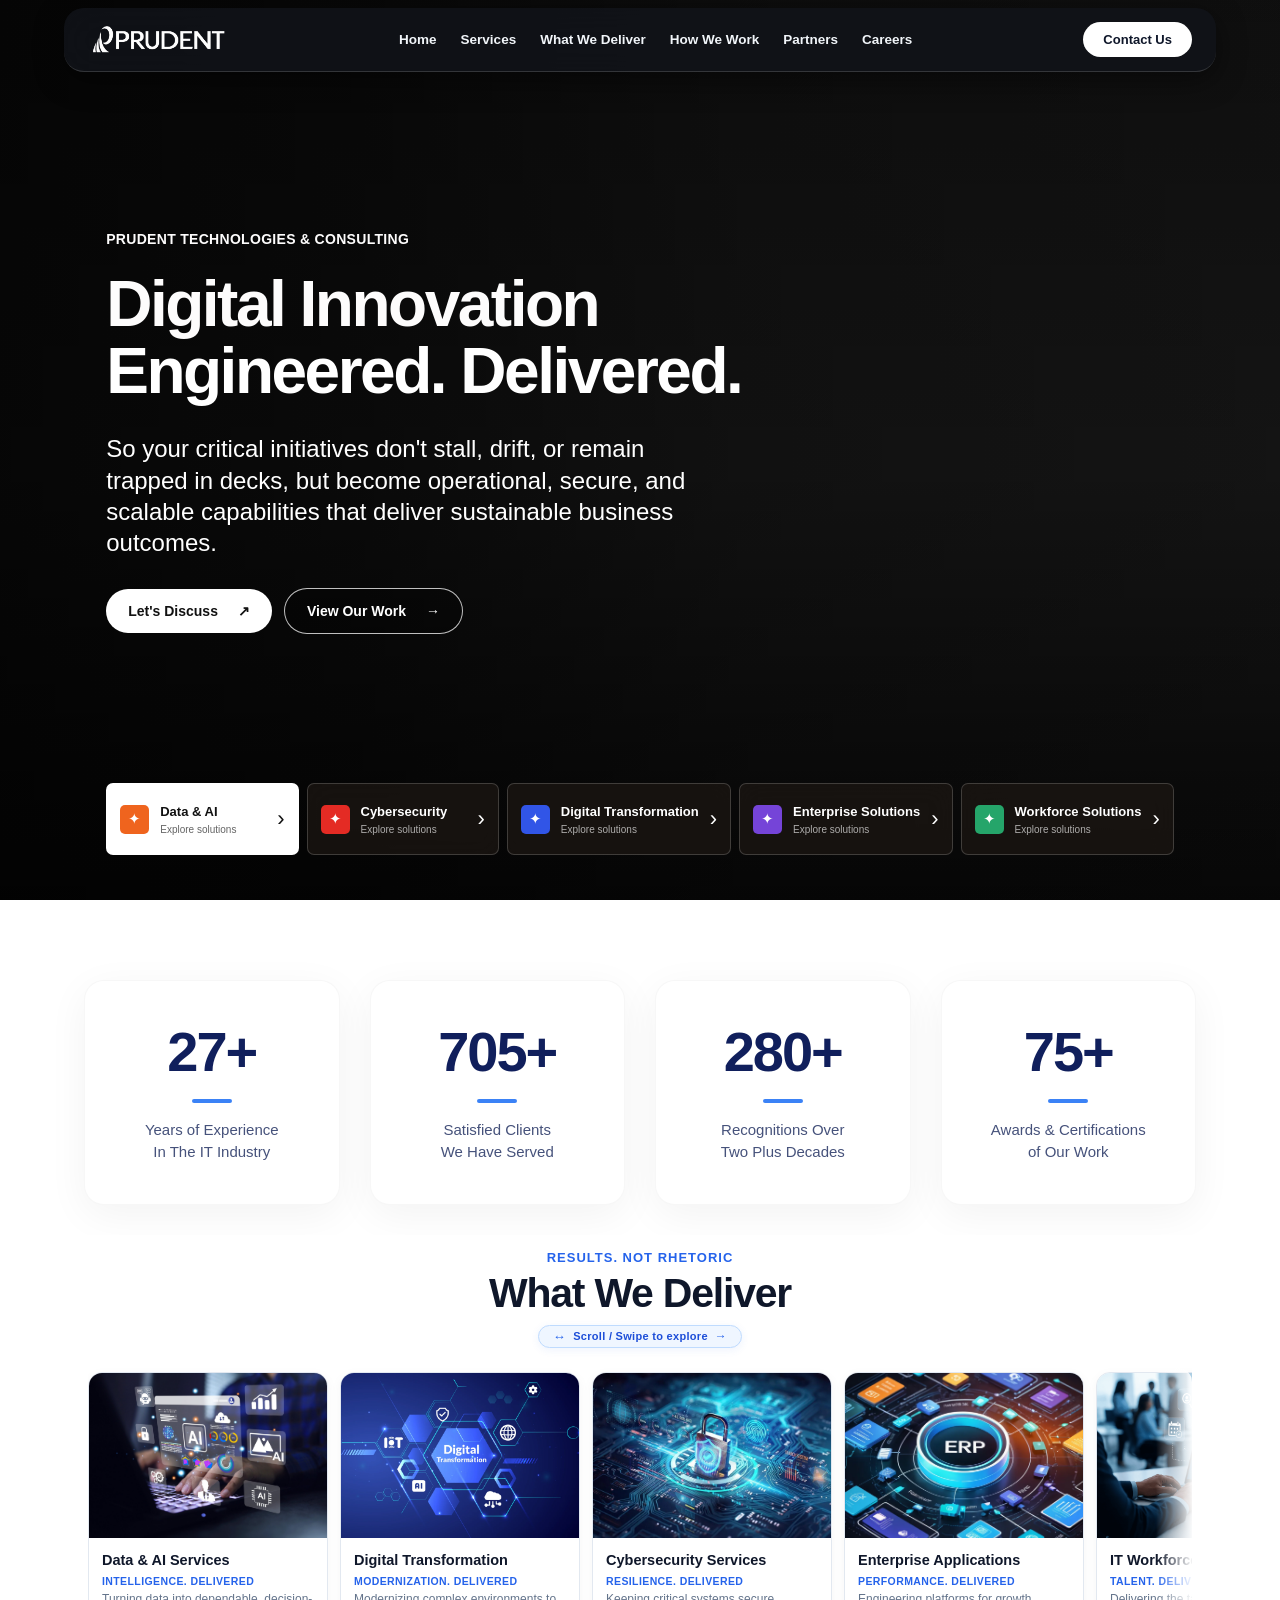
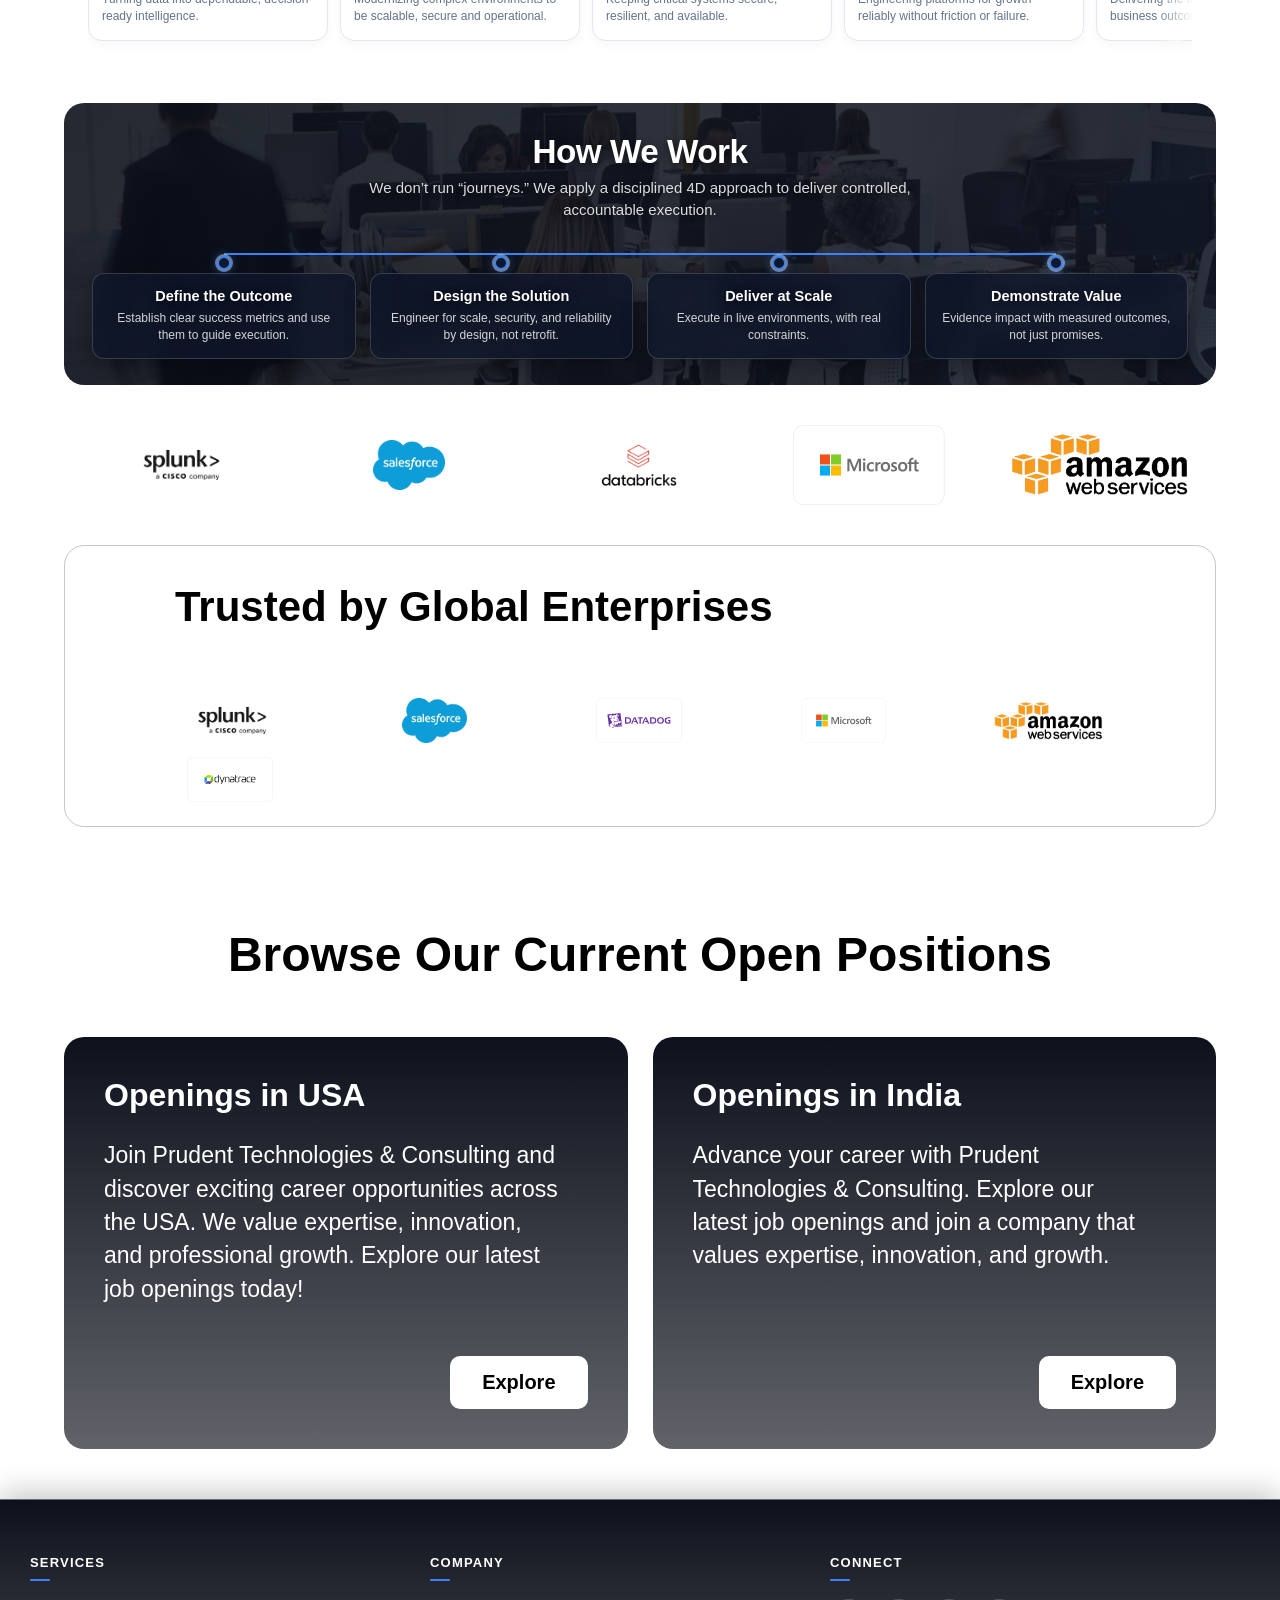
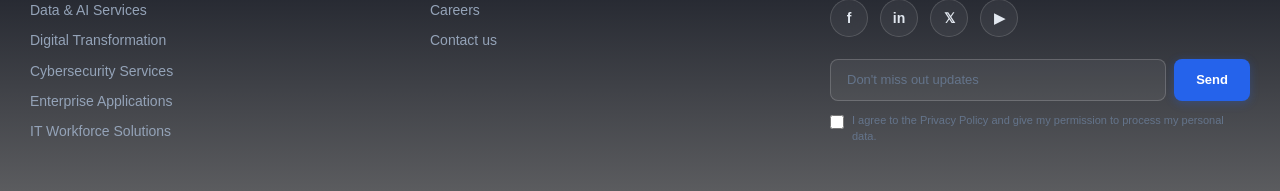
<file: index.html>
﻿<!doctype html>
<html lang="en">

<head>
  <meta charset="UTF-8" />
  <meta name="viewport" content="width=device-width,initial-scale=1.0" />
  <title>Prudent Technologies & Consulting</title>
  <link rel="stylesheet" href="style.css" />
  <link rel="icon" type="image/png" href="images/favicon.png" />
</head>

<body>
  <header class="header">
    <a href="index.html" class="logo">
      <img src="images/new_logo.png" alt="Prudent" />
    </a>

    <input type="checkbox" id="menu-toggle" class="menu-toggle" hidden />

    <nav class="nav" aria-label="Main navigation">
      <a href="index.html">Home</a>
      <a href="services.html">Services</a>
      <a href="#wwd">What We Deliver</a>
      <a href="#hww">How We Work</a>
      <a href="#ps">Partners</a>
      <a href="#careers">Careers</a>
    </nav>

    <div class="header-right">
      <a href="Contact.html" class="contact-btn">Contact Us</a>

      <label for="menu-toggle" class="menu-btn" aria-label="Toggle navigation menu">
        <span class="bar bar-1"></span>
        <span class="bar bar-2"></span>
        <span class="bar bar-3"></span>
      </label>
    </div>

    <label for="menu-toggle" class="menu-backdrop" aria-hidden="true"></label>
  </header>

  <section class="hero">
    <video class="hero-video" autoplay muted loop playsinline>
      <source src="images/7147920-uhd_3840_2160_25fps.mp4" type="video/mp4" />
    </video>

    <div class="hero-overlay"></div>

    <div class="hero-content">
      <div class="hero-label">PRUDENT TECHNOLOGIES & CONSULTING</div>

      <h1>
        Digital Innovation
        <br />
        <span>Engineered. Delivered.</span>
      </h1>

      <p>
        So your critical initiatives don't stall, drift, or remain trapped in
        decks, but become operational, secure, and scalable capabilities that
        deliver sustainable business outcomes.
      </p>

      <div class="hero-buttons">
        <a href="Contact.html" class="primary-btn">
          Let's Discuss
          <span>↗</span>
        </a>

        <a href="#wwd" class="secondary-btn">
          View Our Work
          <span>→</span>
        </a>
      </div>
    </div>

    <div class="hero-cards">
      <a href="services.html#data-ai" class="hero-card active">
        <div class="card-icon orange">&#10022;</div>
        <div class="card-content">
          <strong>Data & AI</strong>
          <small>Explore solutions</small>
        </div>
        <span class="arrow">&rsaquo;</span>
      </a>

      <a href="services.html#cybersecurity" class="hero-card">
        <div class="card-icon red">&#10022;</div>
        <div class="card-content">
          <strong>Cybersecurity</strong>
          <small>Explore solutions</small>
        </div>
        <span class="arrow">&rsaquo;</span>
      </a>

      <a href="services.html#digital-transformation" class="hero-card">
        <div class="card-icon blue">&#10022;</div>
        <div class="card-content">
          <strong>Digital Transformation</strong>
          <small>Explore solutions</small>
        </div>
        <span class="arrow">&rsaquo;</span>
      </a>

      <a href="services.html#enterprise-applications" class="hero-card">
        <div class="card-icon purple">&#10022;</div>
        <div class="card-content">
          <strong>Enterprise Solutions</strong>
          <small>Explore solutions</small>
        </div>
        <span class="arrow">&rsaquo;</span>
      </a>

      <a href="services.html#workforce-solutions" class="hero-card">
        <div class="card-icon green">&#10022;</div>
        <div class="card-content">
          <strong>Workforce Solutions</strong>
          <small>Explore solutions</small>
        </div>
        <span class="arrow">&rsaquo;</span>
      </a>
    </div>
  </section>

  <section class="stats">
    <div class="stat">
      <strong>27+</strong>
      <p>Years of Experience<br />In The IT Industry</p>
    </div>

    <div class="stat">
      <strong>705+</strong>
      <p>Satisfied Clients<br />We Have Served</p>
    </div>

    <div class="stat">
      <strong>280+</strong>
      <p>Recognitions Over<br />Two Plus Decades</p>
    </div>

    <div class="stat">
      <strong>75+</strong>
      <p>Awards & Certifications<br />of Our Work</p>
    </div>
  </section>

  <!-- ------------------------------------------------What we deliver--------------------------------- -->
  <section class="wwd" id="wwd">
    <header class="wwdheader">
      <p>Results. Not Rhetoric</p>
      <h3>What We Deliver</h3>
      <div class="wwd-scroll-hint" aria-hidden="true">
        <span class="scroll-hint-badge">
          <span class="scroll-hint-icon">↔</span>
          <span class="scroll-hint-text">Scroll / Swipe to explore</span>
          <span class="scroll-hint-arrow">→</span>
        </span>
      </div>
    </header>

    <div class="wwdcards-wrapper">
      <div class="wwdcards">
        <div class="wwdcard">
          <img src="images/ai-data.jpeg" alt="Data & AI Services" />
          <div class="wwdcard-content">
            <h4>Data & AI Services</h4>
            <span>
              <strong>INTELLIGENCE. Delivered</strong>
              Turning data into dependable, decision-ready intelligence.
            </span>
          </div>
        </div>

        <div class="wwdcard">
          <img src="images/digital-transformation.webp" alt="Digital Transformation" />
          <div class="wwdcard-content">
            <h4>Digital Transformation</h4>
            <span>
              <strong>MODERNIZATION. Delivered</strong>
              Modernizing complex environments to be scalable, secure and
              operational.
            </span>
          </div>
        </div>

        <div class="wwdcard">
          <img src="images/cybersecurity-.jpg" alt="Cybersecurity Services" />
          <div class="wwdcard-content">
            <h4>Cybersecurity Services</h4>
            <span>
              <strong>RESILIENCE. Delivered</strong>
              Keeping critical systems secure, resilient, and available.
            </span>
          </div>
        </div>

        <div class="wwdcard">
          <img src="images/erp-integration-business-systems.webp" alt="Enterprise Applications" />
          <div class="wwdcard-content">
            <h4>Enterprise Applications</h4>
            <span>
              <strong>PERFORMANCE. Delivered</strong>
              Engineering platforms for growth reliably without friction or
              failure.
            </span>
          </div>
        </div>

        <div class="wwdcard">
          <img src="images/Workforce.webp" alt="IT Workforce Solutions" />
          <div class="wwdcard-content">
            <h4>IT Workforce Solutions</h4>
            <span>
              <strong>TALENT. Delivered</strong>
              Delivering the talent that drives business outcomes.
            </span>
          </div>
        </div>
      </div>
    </div>
  </section>

  <!-- -------------------------------------------HWW --------------------------->
  <section class="how-we-work" id="hww">
    <div class="work-container">
      <h3>How We Work</h3>

      <p class="work-subtitle">
        We don’t run “journeys.” We apply a disciplined 4D approach to deliver
        controlled, accountable execution.
      </p>

      <div class="timeline">
        <div class="timeline-line">
          <span class="timeline-progress"></span>
        </div>

        <!-- STEP 1 -->
        <div class="work-step">
          <div class="step-dot"></div>

          <div class="step-content">
            <h3>Define the Outcome</h3>

            <p>
              Establish clear success metrics and use them to guide execution.
            </p>
          </div>
        </div>

        <!-- STEP 2 -->
        <div class="work-step">
          <div class="step-dot"></div>

          <div class="step-content">
            <h3>Design the Solution</h3>

            <p>
              Engineer for scale, security, and reliability by design, not
              retrofit.
            </p>
          </div>
        </div>

        <!-- STEP 3 -->
        <div class="work-step">
          <div class="step-dot"></div>

          <div class="step-content">
            <h3>Deliver at Scale</h3>

            <p>Execute in live environments, with real constraints.</p>
          </div>
        </div>

        <!-- STEP 4 -->
        <div class="work-step">
          <div class="step-dot active"></div>

          <div class="step-content">
            <h3>Demonstrate Value</h3>

            <p>Evidence impact with measured outcomes, not just promises.</p>
          </div>
        </div>
      </div>
    </div>
  </section>

  <!-- ---------------------------------------------------partners ----------------------------------------->
  <div id="ps"></div>

  <section class="partners-section">
    <!-- <h3 id="partnerstitle">Partners</h3> -->
    <div class="partners-slider" id="partnersSlider">
      <div class="partners-track">
        <!-- ----------------------------------------------------------real---------------- -->
        <div class="partner-logo">
          <img src="images/partners/SplunkCisco.webp" alt="" />
        </div>

        <div class="partner-logo">
          <img src="images/partners/Salesforce.webp" alt="" />
        </div>

        <div class="partner-logo">
          <img src="images/partners/databricks.webp" alt="" />
        </div>

        <div class="partner-logo">
          <img src="images/partners/Microsoft-Logo-Image.svg" alt="" />
        </div>

        <div class="partner-logo">
          <img src="images/partners/AWS.webp" alt="" />
        </div>

        <div class="partner-logo">
          <img src="images/partners/Google-Cloud-Platform.webp" alt="" />
        </div>

        <div class="partner-logo">
          <img src="images/partners/DataDog-Logo-Image.svg" alt="" />
        </div>

        <div class="partner-logo">
          <img src="images/partners/Anthropic-Logo-Image.svg" alt="" />
        </div>

        <div class="partner-logo">
          <img src="images/partners/SAP-Logo-Image.svg" alt="" />
        </div>

        <div class="partner-logo">
          <img src="images/partners/Unity-Logo-Image.svg" alt="" />
        </div>

        <div class="partner-logo">
          <img src="images/partners/Dynatrace-Logo-Image.svg" alt="" />
        </div>

        <div class="partner-logo">
          <img src="images/partners/ServiceNow-Logo-Image.svg" alt="" />
        </div>
        <div class="partner-logo">
          <img src="images/partners/UiPath-Logo-Image.svg" alt="" />
        </div>

        <div class="partner-logo">
          <img src="images/partners/Paloalto-Logo-Image.svg" alt="" />
        </div>

        <div class="partner-logo">
          <img src="images/partners/Quarrio-Logo-Image-1.svg" alt="" />
        </div>

        <div class="partner-logo">
          <img src="images/partners/New-Relic-Logo-Image.svg" alt="" />
        </div>

        <!-- ---------------------------------------------Duplicates----------------------------------  -->

        <div class="partner-logo">
          <img src="images/partners/SplunkCisco.webp" alt="" />
        </div>

        <div class="partner-logo">
          <img src="images/partners/Salesforce.webp" alt="" />
        </div>

        <div class="partner-logo">
          <img src="images/partners/databricks.webp" alt="" />
        </div>

        <div class="partner-logo">
          <img src="images/partners/Microsoft-Logo-Image.svg" alt="" />
        </div>

        <div class="partner-logo">
          <img src="images/partners/AWS.webp" alt="CVS Health" />
        </div>

        <div class="partner-logo">
          <img src="images/partners/Google-Cloud-Platform.webp" alt="" />
        </div>

        <div class="partner-logo">
          <img src="images/partners/DataDog-Logo-Image.svg" alt="" />
        </div>

        <div class="partner-logo">
          <img src="images/partners/Anthropic-Logo-Image.svg" alt="" />
        </div>

        <div class="partner-logo">
          <img src="images/partners/SAP-Logo-Image.svg" alt="" />
        </div>

        <div class="partner-logo">
          <img src="images/partners/Unity-Logo-Image.svg" alt="" />
        </div>

        <div class="partner-logo">
          <img src="images/partners/Dynatrace-Logo-Image.svg" alt="" />
        </div>

        <div class="partner-logo">
          <img src="images/partners/ServiceNow-Logo-Image.svg" alt="" />
        </div>
        <div class="partner-logo">
          <img src="images/partners/UiPath-Logo-Image.svg" alt="" />
        </div>

        <div class="partner-logo">
          <img src="images/partners/Paloalto-Logo-Image.svg" alt="" />
        </div>

        <div class="partner-logo">
          <img src="images/partners/Quarrio-Logo-Image-1.svg" alt="" />
        </div>

        <div class="partner-logo">
          <img src="images/partners/New-Relic-Logo-Image.svg" alt="" />
        </div>
      </div>
    </div>
    <!-- --------------------------------------------Trusted partners ---------------------------------------->
  </section>
  <section class="Trusted_partners">
    <h3>Trusted by Global Enterprises</h3>
    <div class="Trusted_partners_logos">
      <img src="images/partners/SplunkCisco.webp" alt="" />
      <img src="images/partners/Salesforce.webp" alt="" />
      <img src="images/partners/DataDog-Logo-Image.svg" alt="" />
      <img src="images/partners/Microsoft-Logo-Image.svg" alt="" />
      <img src="images/partners/AWS.webp" alt="" />
      <img src="images/partners/Dynatrace-Logo-Image.svg" alt="" />
    </div>
    <div id="careers"></div>
  </section>
  <!-- ----------------------------------------------------Careers---------------------------------->

  <section class="career-section">
    <h2>Browse Our Current Open Positions</h2>
    <div class="career-container">
      <div class="career-card">
        <h3>Openings in USA</h3>
        <p>
          Join Prudent Technologies & Consulting and discover exciting career
          opportunities across the USA. We value expertise, innovation, and
          professional growth. Explore our latest job openings today!
        </p>
        <a href="https://www.linkedin.com/company/prudent-technologies-and-consulting-inc/jobs/" class="career-btn">
          Explore </a>
      </div>

      <div class="career-card">
        <h3>Openings in India</h3>
        <p>
          Advance your career with Prudent Technologies & Consulting. Explore
          our latest job openings and join a company that values expertise,
          innovation, and growth.
        </p>
        <a href="https://www.linkedin.com/company/prudent-technologies-and-consulting-inc/jobs/" class="career-btn">
          Explore </a>
      </div>
    </div>
  </section>
  <!-- ---------------------------------------------------footer------------------------------- -->
  <footer class="prudent-footer">

    <div class="footer-main">
      <div class="footer-column footer-services">
        <h4>Services</h4>
        <a href="services.html#data-ai">Data & AI Services</a>
        <a href="services.html#digital-transformation">Digital Transformation</a>
        <a href="services.html#cybersecurity">Cybersecurity Services</a>
        <a href="services.html#enterprise-applications">Enterprise Applications</a>
        <a href="services.html#workforce">IT Workforce Solutions</a>
      </div>

      <div class="footer-column footer-company">
        <h4>Company</h4>
        <a href="index.html#careers">Careers</a>
        <a href="Contact.html">Contact us</a>
      </div>

      <div class="footer-column footer-contact">
        <h4>Connect</h4>

        <div class="social-icons">
          <a href="https://www.facebook.com/PrudentCareers/" target="_blank" rel="noopener noreferrer"
            aria-label="Facebook">f</a>
          <a href="https://www.linkedin.com/company/prudent-technologies-and-consulting-inc/posts/?feedView=all"
            target="_blank" rel="noopener noreferrer" aria-label="LinkedIn">in</a>
          <a href="https://x.com/Prudent_USA" target="_blank" rel="noopener noreferrer" aria-label="X">𝕏</a>
          <a href="https://www.youtube.com/@PrudentTechnologiesConsulting/" target="_blank" rel="noopener noreferrer"
            aria-label="YouTube">▶</a>
        </div>

        <form class="news" action="#thanks" method="GET">
          <div class="news-row">
            <input type="email" id="newsletter-email" placeholder="Don't miss out updates" name="email" required />
            <button type="submit" class="news-btn">Send</button>
          </div>

          <label>
            <input type="checkbox" id="newsletter-agree" required />
            <span>
              I agree to the Privacy Policy and give my permission to
              process my personal data.
            </span>
          </label>
        </form>
      </div>
    </div>

  </footer>

  <div id="thanks" class="thanks-modal" role="dialog" aria-modal="true" aria-labelledby="thanks-title">
    <div class="thanks-card">
      <a href="#" class="close-btn" aria-label="Close">×</a>
      <p id="thanks-title">Thank you for getting in touch!</p>
    </div>
  </div>
</body>

</html>
</file>
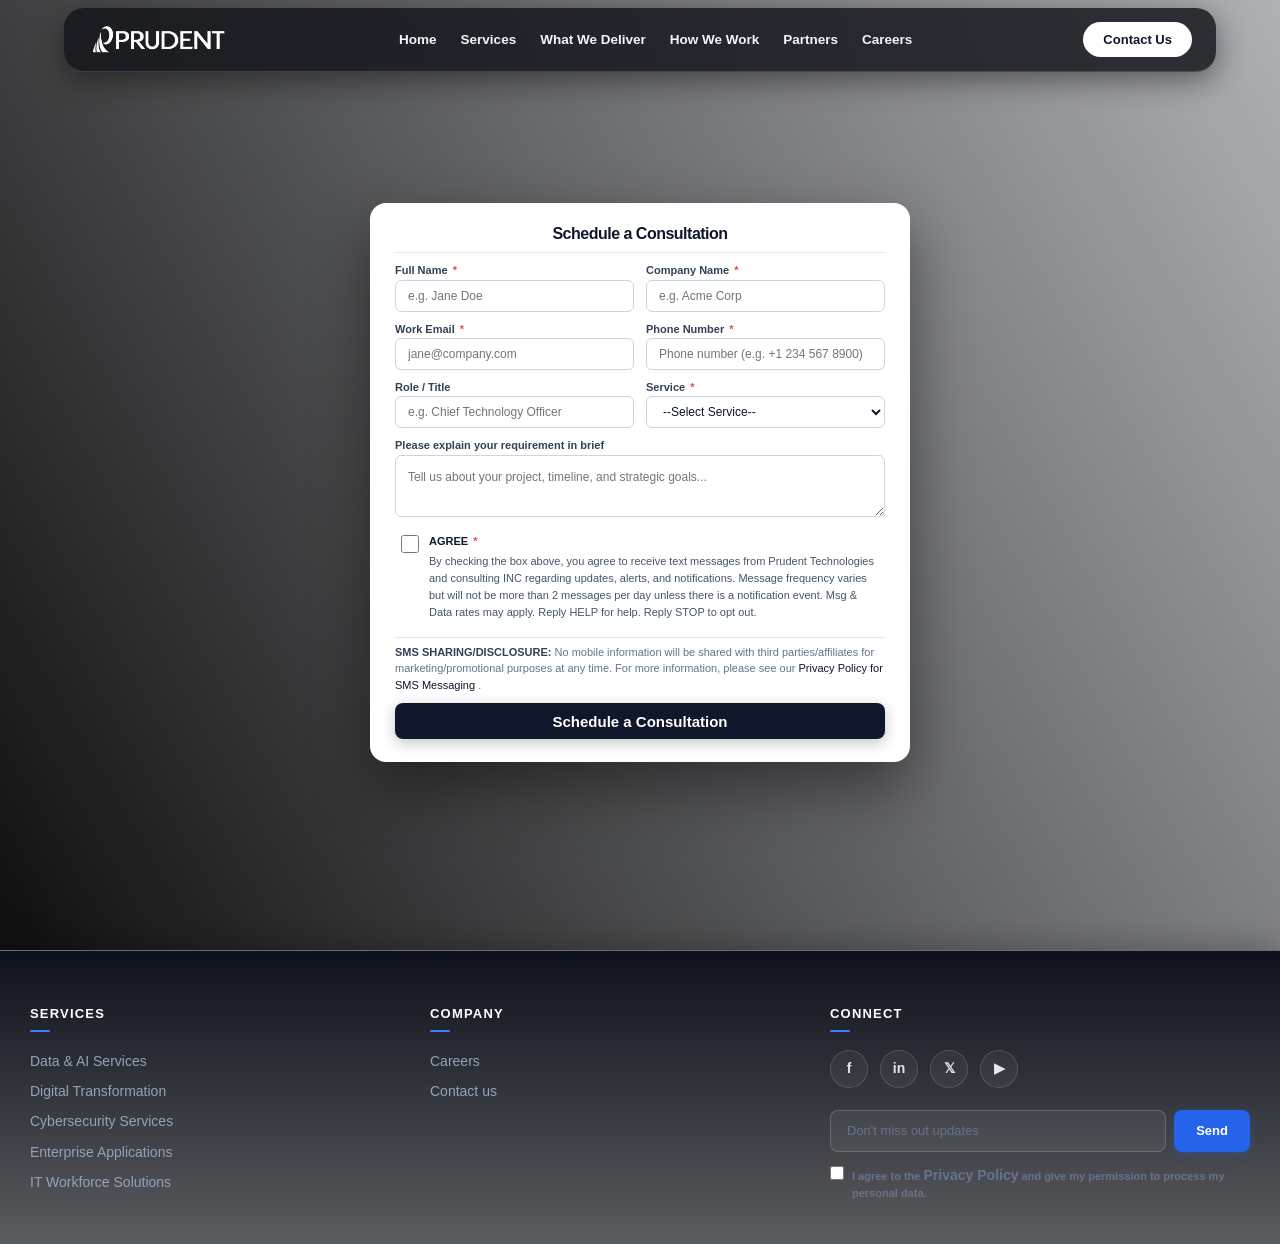
<file: Contact.html>
﻿<!doctype html>
<html lang="en">

<head>
  <meta charset="UTF-8" />
  <meta name="viewport" content="width=device-width, initial-scale=1.0" />
  <link rel="stylesheet" href="style.css" />
  <link rel="icon" type="image/png" href="images/favicon.png" />
  <title>Schedule a Consultation | Prudent Technologies & Consulting</title>

  <style>
    * {
      box-sizing: border-box;
      margin: 0;
      padding: 0;
    }

    html,
    body {
      width: 100%;
      min-height: 100%;
    }

    body {
      min-height: 100vh;
      font-family: Arial, Helvetica, sans-serif;
      background: linear-gradient(60deg, #000000 0%, #afb1b5 100%);
      color: #ffffff;
      display: flex;
      flex-direction: column;
      align-items: center;
      justify-content: flex-start;
      padding: 0;
      margin: 0;
      overflow-x: hidden;
    }

    h1 {
      font-family: "Arial", sans-serif;
      font-weight: 800;
      font-size: 64px;
      line-height: 1.05;
      letter-spacing: -2.5px;
    }

    p {
      font-family: "Arial", sans-serif;
      font-weight: 400;
      font-size: 16px;
      line-height: 1.3;
    }

    .wrap {
      width: 100%;
      display: flex;
      justify-content: center;
      padding: 105px 20px 40px;
      box-sizing: border-box;
      flex: 1 0 auto;
      min-height: 100vh;
      align-items: center;
    }

    .sheet {
      width: 100%;
      max-width: 540px;
      
      width: 92%;
      min-width: 0;
      background: #ffffff;
      border-radius: 16px;
      padding: 20px 24px 22px;
      box-shadow: 0 25px 60px rgba(0, 0, 0, 0.45);
      color: #1e293b;
      box-sizing: border-box;
      border: 1px solid rgba(255, 255, 255, 0.12);
    }

    .title {
      text-align: center;
      color: #0f172a;
      font-size: 16px;
      font-weight: 800;
      line-height: 1.3;
      margin-bottom: 8px;
      letter-spacing: -0.5px;
    }

    .divider {
      position: relative;
      width: 100%;
      height: 1px;
      background: #e2e8f0;
      margin-bottom: 10px;
    }

    .divider::after {
      content: "⌄";
      position: absolute;
      left: 50%;
      top: -15px;
      transform: translateX(-50%);
      width: 32px;
      height: 28px;
      display: none;
      align-items: center;
      justify-content: center;
      background: #ffffff;
      color: #3b82f6;
      font-size: 22px;
      line-height: 1;
    }

    .grid {
      display: grid;
      grid-template-columns: repeat(2, minmax(0, 1fr));
      gap: 10px 12px;
    }

    .field {
      display: flex;
      flex-direction: column;
      min-width: 0;
    }

    .field.full {
      grid-column: 1 / -1;
    }

    label {
      margin-bottom: 2px;
      color: #334155;
      font-size: 11px;
      font-weight: 700;
      line-height: 1.3;
    }

    .required {
      color: #ef4444;
      margin-left: 2px;
    }

    input,
    select,
    textarea {
      width: 100%;
      max-width: 100%;
      border: 1.5px solid #cbd5e1;
      border-radius: 6px;
      background: #ffffff;
      color: #0f172a;
      font-family: inherit;
      font-size: 12px;
      outline: none;
      box-sizing: border-box;
      transition:
        border-color 0.2s ease,
        box-shadow 0.2s ease,
        background-color 0.2s ease;
    }

    input,
    select {
      height: 32px;
      padding: 0 12px;
    }

    textarea {
      min-height: 50px;
      padding: 12px;
      resize: vertical;
      line-height: 1.5;
    }

    input:focus,
    select:focus,
    textarea:focus {
      border-color: #3b82f6;
      box-shadow: 0 0 0 3px rgba(59, 130, 246, 0.15);
    }

    .field.has-error input,
    .field.has-error select,
    .field.has-error textarea,
    .grid input:user-invalid,
    .grid select:user-invalid,
    .grid textarea:user-invalid,
    .grid input:focus:invalid,
    .grid select:focus:invalid {
      border-color: #ef4444 !important;
      box-shadow: 0 0 0 3px rgba(239, 68, 68, 0.2) !important;
      background-color: #fef2f2 !important;
    }

    .field.has-error label,
    .field:has(input:user-invalid) label,
    .field:has(select:user-invalid) label,
    .field:has(textarea:user-invalid) label {
      color: #b91c1c;
    }

    .error-msg {
      display: none;
      color: #ef4444;
      font-size: 11.5px;
      font-weight: 600;
      margin-top: 5px;
      line-height: 1.35;
    }

    .field.has-error .error-msg,
    .agree.has-error .error-msg {
      display: block;
      animation: errorIn 0.2s ease-out;
    }

    @keyframes errorIn {
      from {
        opacity: 0;
        transform: translateY(-3px);
      }

      to {
        opacity: 1;
        transform: translateY(0);
      }
    }

    .agree {
      display: flex;
      align-items: flex-start;
      gap: 10px;
      margin-top: 10px;
      padding: 6px;
      border-radius: 8px;
      transition: background 0.2s, border 0.2s;
    }

    .agree.has-error,
    .agree:has(input:user-invalid),
    .agree:has(input:focus:invalid) {
      background-color: #fef2f2;
      border: 1.5px solid #ef4444;
    }

    .agree input {
      width: 18px;
      height: 18px;
      min-width: 18px;
      margin-top: 2px;
      accent-color: #0f172a;
      cursor: pointer;
    }

    .agree-copy {
      min-width: 0;
      color: #475569;
      font-size: 11px;
      line-height: 1.55;
    }

    .agree-title {
      margin-bottom: 3px;
      font-weight: 700;
      color: #0f172a;
    }

    .sms-note {
      border-top: 1px solid #e2e8f0;
      margin-top: 10px;
      padding-top: 6px;
      color: #64748b;
      font-size: 11px;
      line-height: 1.5;
    }

    .sms-note strong {
      font-weight: 700;
      color: #334155;
    }

    .sms-note a {
      color: #0f172a;
      text-decoration: underline;
    }

    .cta {
      display: inline-flex;
      align-items: center;
      justify-content: center;
      width: 100%;
      min-height: 36px;
      margin-top: 10px;
      padding: 0 24px;
      border: none;
      border-radius: 8px;
      background: #0f172a;
      color: #ffffff;
      font-size: 15px;
      font-weight: 700;
      cursor: pointer;
      box-shadow: 0 4px 14px rgba(15, 23, 42, 0.25);
      transition:
        background 0.2s ease,
        transform 0.2s ease,
        box-shadow 0.2s ease;
    }

    .cta:hover {
      background: #1e293b;
      box-shadow: 0 6px 20px rgba(15, 23, 42, 0.35);
      transform: translateY(-2px);
    }

    .cta:active {
      transform: scale(0.99);
    }

    @media (max-width: 768px) {
      .wrap {
        padding: 90px 16px 30px;
      }

      .sheet {
        padding: 16px 16px 20px;
        border-radius: 14px;
      }

      .title {
        font-size: 16px;
        margin-bottom: 10px;
      }

      .divider {
        margin-bottom: 14px;
      }

      .grid {
        grid-template-columns: 1fr;
        gap: 12px;
      }

      .field.full {
        grid-column: auto;
      }
    }

    @media (max-width: 480px) {
      .wrap {
        padding: 82px 12px 25px;
      }

      .sheet {
        padding: 16px 12px 18px;
        border-radius: 12px;
      }

      .title {
        font-size: 16px;
      }

      input,
      select {
        height: 32px;
        font-size: 14px;
      }

      textarea {
        font-size: 14px;
      }

      .agree-copy {
        font-size: 11px;
      }

      .sms-note {
        font-size: 10px;
      }

      .cta {
        min-height: 44px;
        font-size: 14px;
      }
    }

    .modal {
      position: fixed;
      inset: 0;
      width: 100%;
      height: 100%;
      background: rgba(8, 12, 22, 0.88);
      backdrop-filter: blur(10px);
      -webkit-backdrop-filter: blur(10px);
      z-index: 99999;
      display: none;
      align-items: center;
      justify-content: center;
      padding: 20px;
      box-sizing: border-box;
      opacity: 0;
      transition: opacity 0.3s ease;
    }

    .modal.show,
    .modal:target {
      display: flex;
      opacity: 1;
      animation: popupFadeIn 0.3s ease forwards;
    }

    @keyframes popupFadeIn {
      from {
        opacity: 0;
      }

      to {
        opacity: 1;
      }
    }

    .modal-card {
      position: relative;
      width: 100%;
      max-width: 520px;
      background: #ffffff;
      border-radius: 18px;
      padding: 38px 32px 34px;
      text-align: center;
      box-shadow:
        0 30px 70px rgba(0, 0, 0, 0.55),
        0 0 0 1px rgba(255, 255, 255, 0.1);
      transform: scale(0.92);
      animation: cardZoomIn 0.35s cubic-bezier(0.16, 1, 0.3, 1) forwards;
      color: #1e293b;
    }

    @keyframes cardZoomIn {
      from {
        transform: scale(0.92) translateY(20px);
      }

      to {
        transform: scale(1) translateY(0);
      }
    }

    .modal-close {
      position: absolute;
      top: 16px;
      right: 18px;
      width: 32px;
      height: 32px;
      display: flex;
      align-items: center;
      justify-content: center;
      border-radius: 50%;
      background: #f1f5f9;
      color: #475569;
      font-size: 22px;
      line-height: 1;
      text-decoration: none;
      border: none;
      cursor: pointer;
      transition:
        background 0.2s,
        color 0.2s;
    }

    .modal-close:hover {
      background: #0f172a;
      color: #ffffff;
    }

    .icon-wrap {
      width: 68px;
      height: 68px;
      margin: 0 auto 16px;
      border-radius: 50%;
      background: linear-gradient(135deg, #10b981 0%, #059669 100%);
      color: #ffffff;
      display: flex;
      align-items: center;
      justify-content: center;
      box-shadow: 0 10px 25px rgba(16, 185, 129, 0.35);
    }

    .badge {
      display: inline-block;
      padding: 4px 12px;
      border-radius: 20px;
      background: #ecfdf5;
      color: #047857;
      font-size: 11px;
      font-weight: 700;
      letter-spacing: 0.5px;
      text-transform: uppercase;
      margin-bottom: 10px;
    }

    .modal-card h3 {
      font-size: 16px;
      font-weight: 800;
      color: #0f172a;
      margin-bottom: 8px;
      line-height: 1.25;
    }

    .modal-sub {
      font-size: 14px;
      line-height: 1.6;
      color: #475569;
      margin-bottom: 8px;
    }

    .detail-list {
      background: #f8fafc;
      border: 1px solid #e2e8f0;
      border-radius: 12px;
      padding: 14px 18px;
      margin-bottom: 24px;
      text-align: left;
    }

    .detail-row {
      display: flex;
      justify-content: space-between;
      align-items: center;
      padding: 6px 0;
      font-size: 11px;
      border-bottom: 1px dashed #e2e8f0;
    }

    .detail-row:last-child {
      border-bottom: none;
    }

    .detail-label {
      color: #64748b;
      font-weight: 600;
    }

    .detail-value {
      color: #0f172a;
      font-weight: 700;
    }

    .detail-value.status-confirmed {
      color: #059669;
    }

    .actions {
      display: flex;
      gap: 12px;
      justify-content: center;
    }

    .btn-primary,
    .btn-secondary {
      display: inline-flex;
      align-items: center;
      justify-content: center;
      padding: 12px 20px;
      border-radius: 8px;
      font-size: 14px;
      font-weight: 700;
      text-decoration: none;
      transition: 0.2s ease;
      flex: 1;
      cursor: pointer;
      border: none;
    }

    .btn-primary {
      background: #0f172a;
      color: #ffffff;
    }

    .btn-primary:hover {
      background: #1e293b;
      transform: translateY(-2px);
    }

    .btn-secondary {
      background: #f1f5f9;
      color: #334155;
      border: 1px solid #cbd5e1;
    }

    .btn-secondary:hover {
      background: #e2e8f0;
    }

    @media (max-width: 480px) {
      .modal-card {
        padding: 28px 18px 24px;
      }

      .modal-card h3 {
        font-size: 16px;
      }

      .modal-sub {
        font-size: 13px;
      }

      .actions {
        flex-direction: column;
      }
    }
</style>
</head>

<body>
  <header class="header">
    <a href="index.html" class="logo">
      <img src="images/new_logo.png" alt="Prudent" />
    </a>

    <input type="checkbox" id="menu-toggle" class="menu-toggle" hidden />

    <nav class="nav" aria-label="Main navigation">
      <a href="index.html">Home</a>
      <a href="services.html">Services</a>
      <a href="index.html#wwd">What We Deliver</a>
      <a href="index.html#hww">How We Work</a>
      <a href="index.html#ps">Partners</a>
      <a href="index.html#careers">Careers</a>
    </nav>

    <div class="header-right">
      <a href="Contact.html" class="contact-btn">Contact Us</a>

      <label for="menu-toggle" class="menu-btn" aria-label="Toggle navigation menu">
        <span class="bar bar-1"></span>
        <span class="bar bar-2"></span>
        <span class="bar bar-3"></span>
      </label>
    </div>

    <label for="menu-toggle" class="menu-backdrop" aria-hidden="true"></label>
  </header>
  <main class="wrap">
    <div class="sheet">
      <h2 class="title">Schedule a Consultation</h2>
      <div class="divider"></div>
      <form class="form" id="consultationForm" action="#thanks" method="GET">
        <div class="grid">
          <div class="field" id="field-full-name">
            <label for="full_name">
              Full Name
              <span class="required">*</span>
            </label>

            <input type="text" id="full_name" name="full_name" placeholder="e.g. Jane Doe" minlength="2"
              pattern="^[A-Za-z\s]+$" title="Please enter at least 2 characters (letters only)" required
              autocomplete="name" />
          </div>

          <div class="field" id="field-company-name">
            <label for="company_name">
              Company Name
              <span class="required">*</span>
            </label>

            <input type="text" id="company_name" name="company_name" placeholder="e.g. Acme Corp" minlength="2" pattern="^[A-Za-z\s]+$" title="Please enter at least 2 characters (letters only)" required autocomplete="organization" />
          </div>

          <div class="field" id="field-email">
            <label for="email">
              Work Email
              <span class="required">*</span>
            </label>

            <input type="email" id="email" name="email" placeholder="jane@company.com" required autocomplete="email" />
          </div>

          <div class="field" id="field-phone">
            <label for="phone">
              Phone Number
              <span class="required">*</span>
            </label>

            <input type="tel" id="phone" name="phone" placeholder="Phone number (e.g. +1 234 567 8900)" maxlength="20" pattern="^\+?[0-9\s\-\(\)]+$" title="Please enter a valid phone number" required autocomplete="tel" />
          </div>

          <div class="field" id="field-role">
            <label for="role"> Role / Title </label>

            <input type="text" id="role" name="role" placeholder="e.g. Chief Technology Officer" pattern="^[A-Za-z\s]+$" title="Letters only" autocomplete="organization-title" />
          </div>

          <div class="field" id="field-service">
            <label for="service">
              Service
              <span class="required">*</span>
            </label>

            <select id="service" name="service" required>
              <option value="" disabled selected>--Select Service--</option>
              <option value="Consulting">Consulting</option>
              <option value="Technology Services">Technology Services</option>
              <option value="Digital Transformation">Digital Transformation</option>
              <option value="Cloud Services">Cloud Services</option>
              <option value="Software Development">Software Development</option>
            </select>
          </div>

          <div class="field full" id="field-requirement">
            <label for="requirement">
              Please explain your requirement in brief
            </label>

            <textarea id="requirement" name="requirement"
              placeholder="Tell us about your project, timeline, and strategic goals..."></textarea>
          </div>
        </div>

        <div class="agree" id="agree-wrap">
          <input type="checkbox" id="agree" name="agree" required />

          <div class="agree-copy">
            <div class="agree-title">
              AGREE
              <span class="required">*</span>
            </div>

            <div>
              By checking the box above, you agree to receive text messages
              from Prudent Technologies and consulting INC regarding updates,
              alerts, and notifications. Message frequency varies but will not
              be more than 2 messages per day unless there is a notification
              event. Msg &amp; Data rates may apply. Reply HELP for help. Reply
              STOP to opt out.
            </div>
          </div>
        </div>

        <div class="sms-note">
          <strong> SMS SHARING/DISCLOSURE: </strong>

          No mobile information will be shared with third parties/affiliates
          for marketing/promotional purposes at any time. For more
          information, please see our

          <a href="#" style="text-decoration: none;"> Privacy Policy for SMS Messaging </a>.
        </div>

        <button type="submit" class="cta" id="submit-consultation-btn" aria-label="Schedule a Consultation">
          Schedule a Consultation
        </button>
      </form>
    </div>
  </main>

  <div id="thanks" class="modal" role="dialog" aria-modal="true" aria-labelledby="modal-title">
    <div class="modal-card">
      <a href="#" class="modal-close" id="modalCloseBtn" aria-label="Close popup">&times;</a>

      <div class="icon-wrap">
        <svg viewBox="0 0 24 24" width="36" height="36" fill="none" stroke="currentColor" stroke-width="2.5"
          stroke-linecap="round" stroke-linejoin="round">
          <path d="M20 6L9 17l-5-5" />
        </svg>
      </div>

      <span class="badge">Submission Successful</span>
      <h3 id="modal-title">Thank You for Connecting!</h3>
      <p class="modal-sub">
        Your consultation request has been submitted successfully. A Prudent
        enterprise solutions specialist will review your requirements and
        reach out within <strong>1 business day</strong>.
      </p>

      <div class="detail-list">
        <div class="detail-row">
          <span class="detail-label">Status</span>
          <span class="detail-value status-confirmed">✓ Request Received</span>
        </div>
        <div class="detail-row">
          <span class="detail-label">Client Name</span>
          <span class="detail-value" id="summary-name">Valued Client</span>
        </div>
        <div class="detail-row">
          <span class="detail-label">Consultation Type</span>
          <span class="detail-value" id="summary-service">Enterprise IT & Strategy</span>
        </div>
        <div class="detail-row">
          <span class="detail-label">Next Step</span>
          <span class="detail-value">Discovery session & scoping</span>
        </div>
      </div>

      <div class="actions">
        <a href="index.html" class="btn-primary">Return to Home</a>
        <a href="Contact.html" class="btn-secondary" id="modalAnotherBtn">Submit Another Request</a>
      </div>
    </div>
  </div>

  <footer class="prudent-footer">
    <div class="footer-main">
      <div class="footer-column footer-services">
        <h4>Services</h4>
        <a href="services.html#data-ai">Data & AI Services</a>
        <a href="services.html#digital-transformation">Digital Transformation</a>
        <a href="services.html#cybersecurity">Cybersecurity Services</a>
        <a href="services.html#enterprise-applications">Enterprise Applications</a>
        <a href="services.html#workforce">IT Workforce Solutions</a>
      </div>

      <div class="footer-column footer-company">
        <h4>Company</h4>
        <a href="index.html#careers">Careers</a>
        <a href="Contact.html">Contact us</a>
      </div>

      <div class="footer-column footer-contact">
        <h4>Connect</h4>

        <div class="social-icons">
          <a href="https://www.facebook.com/PrudentCareers/" target="_blank" rel="noopener noreferrer"
            aria-label="Facebook">f</a>
          <a href="https://www.linkedin.com/company/prudent-technologies-and-consulting-inc/posts/?feedView=all"
            target="_blank" rel="noopener noreferrer" aria-label="LinkedIn">in</a>
          <a href="https://x.com/Prudent_USA" target="_blank" rel="noopener noreferrer" aria-label="X">𝕏</a>
          <a href="https://www.youtube.com/@PrudentTechnologiesConsulting/" target="_blank" rel="noopener noreferrer"
            aria-label="YouTube">▶</a>
        </div>

        <form class="news" id="newsletterForm" action="#newsletter-thanks" method="GET">
          <div class="news-row">
            <input type="email" id="newsletter-email" placeholder="Don't miss out updates" name="email" required />
            <button type="submit" class="news-btn">Send</button>
          </div>

          <label>
            <input type="checkbox" id="newsletter-agree" required />
            <span>
              I agree to the <a href="#" style="text-decoration: none; color: inherit;">Privacy Policy</a> and give my permission to
              process my personal data.
            </span>
          </label>
        </form>
      </div>
    </div>
    </div>
  </footer>

  <div id="newsletter-thanks" class="thanks-modal" role="dialog" aria-modal="true" aria-labelledby="thanks-title">
    <div class="thanks-card">
      <a href="#" class="close-btn" id="newsCloseBtn" aria-label="Close">×</a>
      <p id="thanks-title">Thank you for getting in touch!</p>
    </div>
  </div>
</body>

</html>
</file>
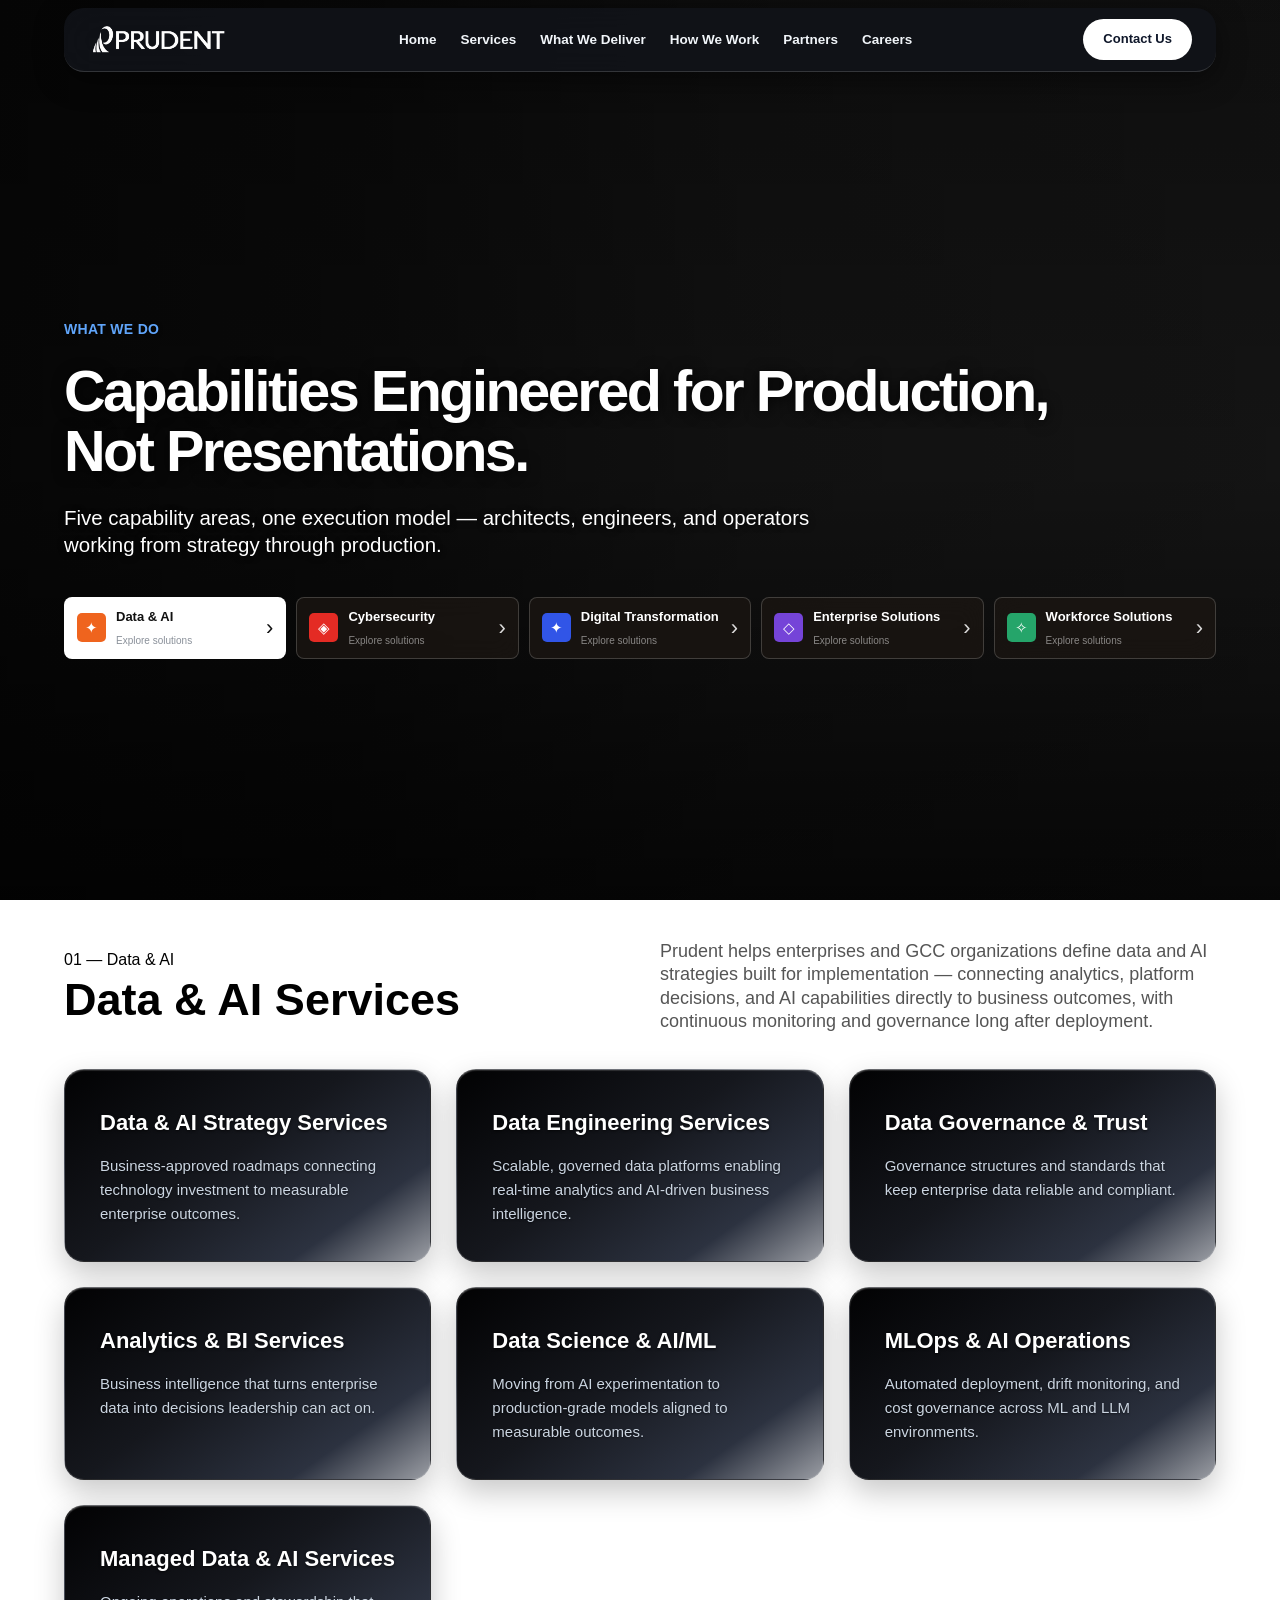
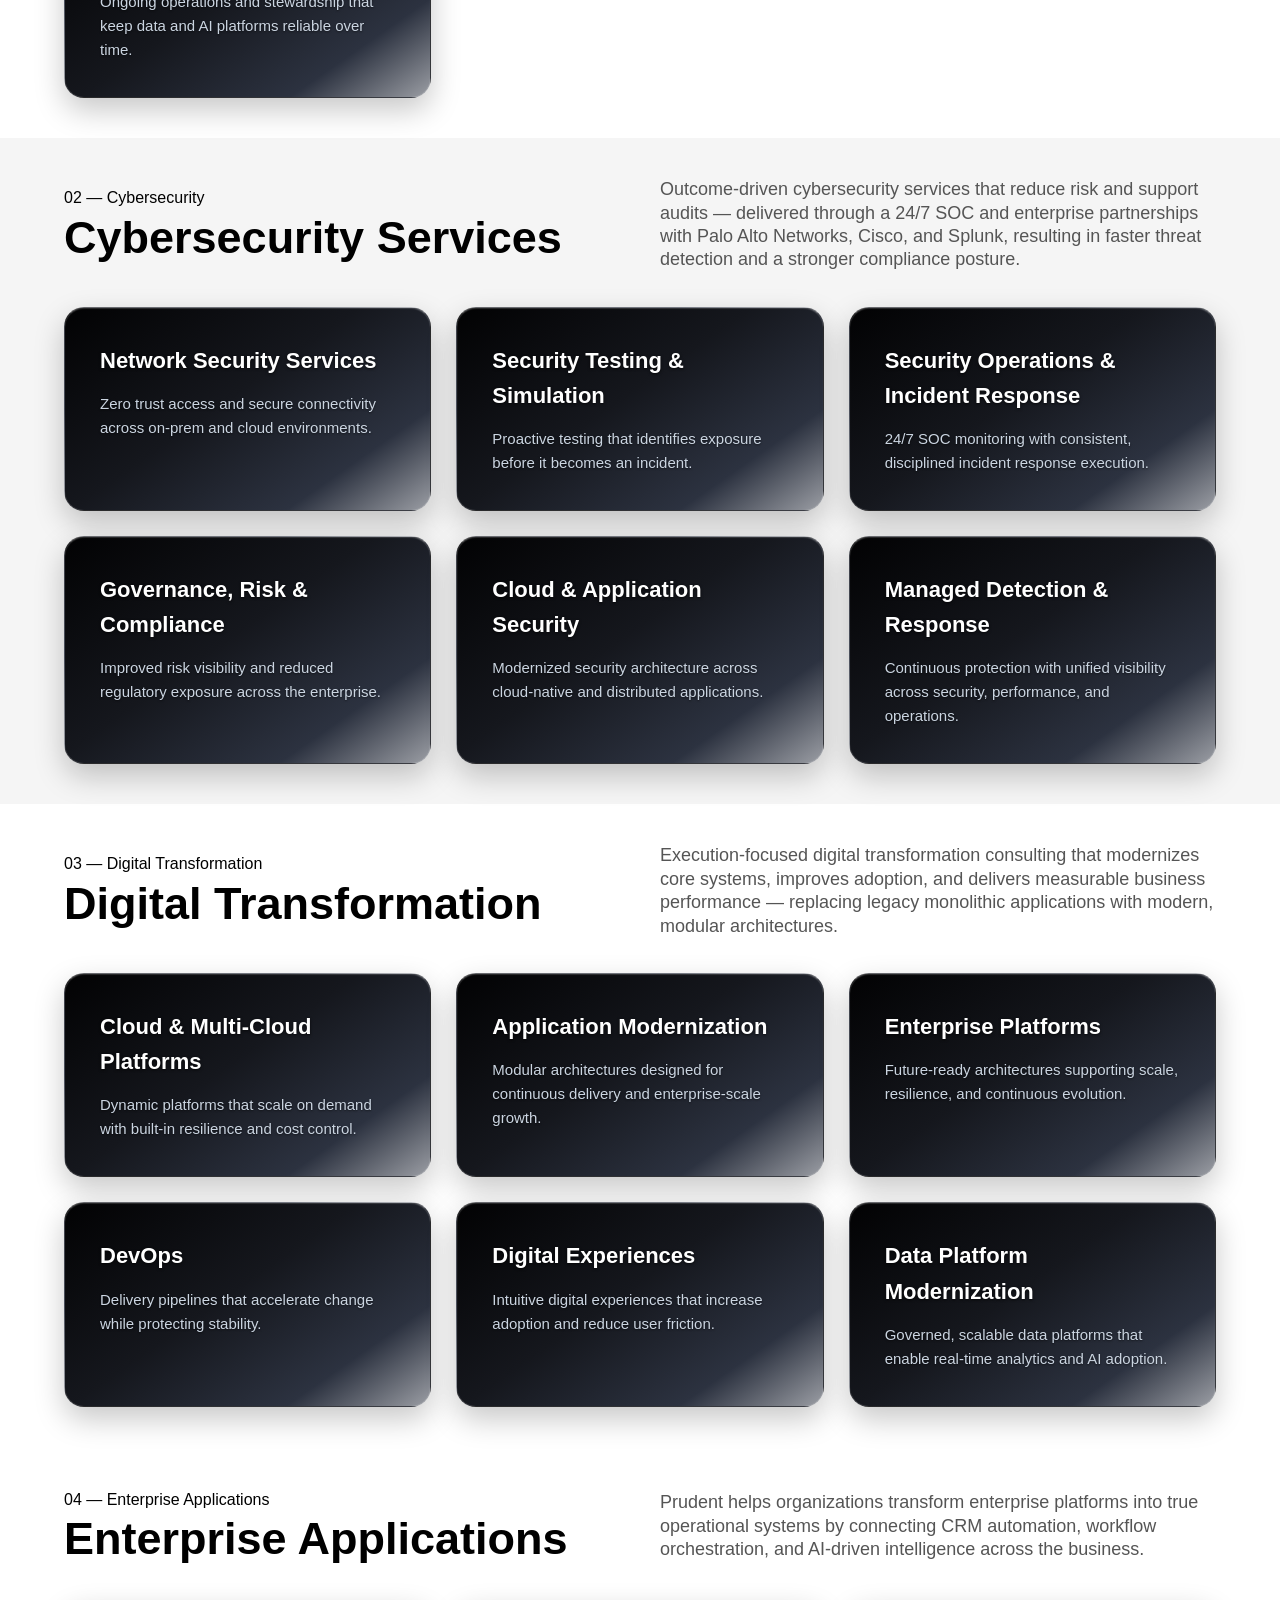
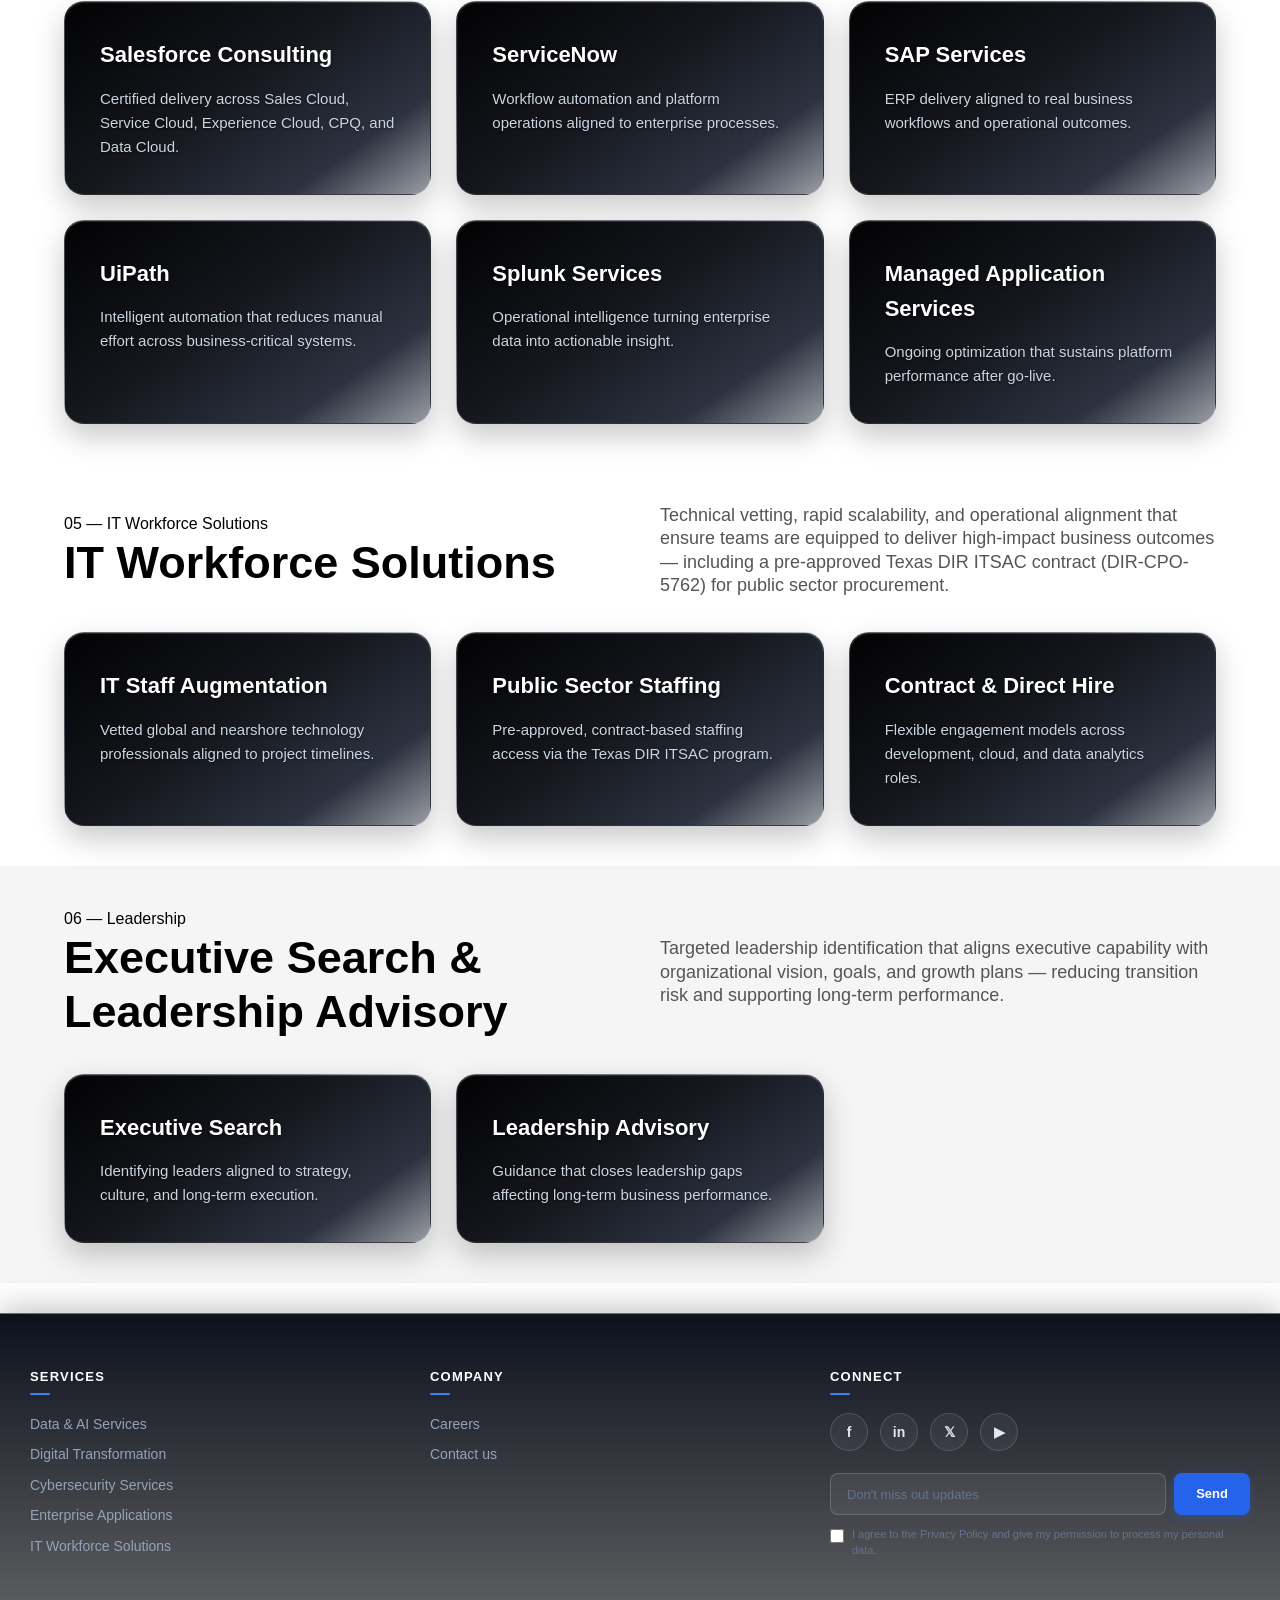
<file: services.html>
﻿<!doctype html>
<html lang="en">
  <head>
    <meta charset="UTF-8" />
    <meta name="viewport" content="width=device-width, initial-scale=1.0" />
    <title>Prudent Services</title>
    <link rel="stylesheet" href="style.css" />
    <link rel="stylesheet" href="services.css" />
    <link rel="icon" type="image/png" href="images/favicon.png" />
  </head>

  <body>
    <header class="header">
      <a href="index.html" class="logo">
        <img src="images/new_logo.png" alt="Prudent" />
      </a>

      <input type="checkbox" id="menu-toggle" class="menu-toggle" hidden />

      <nav class="nav" aria-label="Main navigation">
        <a href="index.html">Home</a>
        <a href="services.html">Services</a>
        <a href="index.html#wwd">What We Deliver</a>
        <a href="index.html#hww">How We Work</a>
        <a href="index.html#ps">Partners</a>
        <a href="index.html#careers">Careers</a>
      </nav>

      <div class="header-right">
        <a href="Contact.html" class="contact-btn">Contact Us</a>

        <label
          for="menu-toggle"
          class="menu-btn"
          aria-label="Toggle navigation menu"
        >
          <span class="bar bar-1"></span>
          <span class="bar bar-2"></span>
          <span class="bar bar-3"></span>
        </label>
      </div>

      <label for="menu-toggle" class="menu-backdrop" aria-hidden="true"></label>
    </header>

    <main>
      <section class="hero page-hero">
        <video class="page-hero-video" autoplay muted loop playsinline>
          <source src="images/Service2.mp4" type="video/mp4" />
        </video>
        <div class="page-hero-overlay"></div>
        <div class="container page-hero-inner fade-up">
          <span class="eyebrow">What We Do</span>
          <h1>Capabilities Engineered for Production, Not Presentations.</h1>
          <p>
            Five capability areas, one execution model &mdash; architects,
            engineers, and operators working from strategy through production.
          </p>
        </div>

        <div class="hero-cards">
          <a href="#data-ai" class="hero-card active">
            <div class="card-icon orange">✦</div>
            <div class="card-content">
              <strong>Data &amp; AI</strong>
              <small>Explore solutions</small>
            </div>
            <span class="arrow">›</span>
          </a>

          <a href="#cybersecurity" class="hero-card">
            <div class="card-icon red">◈</div>
            <div class="card-content">
              <strong>Cybersecurity</strong>
              <small>Explore solutions</small>
            </div>
            <span class="arrow">›</span>
          </a>

          <a href="#digital-transformation" class="hero-card">
            <div class="card-icon blue">✦</div>
            <div class="card-content">
              <strong>Digital Transformation</strong>
              <small>Explore solutions</small>
            </div>
            <span class="arrow">›</span>
          </a>

          <a href="#enterprise-applications" class="hero-card">
            <div class="card-icon purple">◇</div>
            <div class="card-content">
              <strong>Enterprise Solutions</strong>
              <small>Explore solutions</small>
            </div>
            <span class="arrow">›</span>
          </a>

          <a href="#workforce" class="hero-card">
            <div class="card-icon green">✧</div>
            <div class="card-content">
              <strong>Workforce Solutions</strong>
              <small>Explore solutions</small>
            </div>
            <span class="arrow">›</span>
          </a>
        </div>
      </section>

      <section class="service-block" id="data-ai">
        <div class="container">
          <div class="service-block-head reveal">
            <div>
              <span class="eyebrow">01 &mdash; Data &amp; AI</span>
              <h2 class="section-heading mt-1">Data &amp; AI Services</h2>
            </div>
            <p>
              Prudent helps enterprises and GCC organizations define data and AI
              strategies built for implementation &mdash; connecting analytics,
              platform decisions, and AI capabilities directly to business
              outcomes, with continuous monitoring and governance long after
              deployment.
            </p>
          </div>
          <div class="sub-service-grid">
            <article class="sub-service-card card">
              <h4>Data &amp; AI Strategy Services</h4>
              <p>
                Business-approved roadmaps connecting technology investment to
                measurable enterprise outcomes.
              </p>
            </article>
            <article class="sub-service-card card">
              <h4>Data Engineering Services</h4>
              <p>
                Scalable, governed data platforms enabling real-time analytics
                and AI-driven business intelligence.
              </p>
            </article>
            <article class="sub-service-card card">
              <h4>Data Governance &amp; Trust</h4>
              <p>
                Governance structures and standards that keep enterprise data
                reliable and compliant.
              </p>
            </article>
            <article class="sub-service-card card">
              <h4>Analytics &amp; BI Services</h4>
              <p>
                Business intelligence that turns enterprise data into decisions
                leadership can act on.
              </p>
            </article>
            <article class="sub-service-card card">
              <h4>Data Science &amp; AI/ML</h4>
              <p>
                Moving from AI experimentation to production-grade models
                aligned to measurable outcomes.
              </p>
            </article>
            <article class="sub-service-card card">
              <h4>MLOps &amp; AI Operations</h4>
              <p>
                Automated deployment, drift monitoring, and cost governance
                across ML and LLM environments.
              </p>
            </article>
            <article class="sub-service-card card">
              <h4>Managed Data &amp; AI Services</h4>
              <p>
                Ongoing operations and stewardship that keep data and AI
                platforms reliable over time.
              </p>
            </article>
          </div>
        </div>
      </section>

      <section class="service-block dark" id="cybersecurity">
        <div class="container">
          <div class="service-block-head reveal">
            <div>
              <span class="eyebrow">02 &mdash; Cybersecurity</span>
              <h2 class="section-heading mt-1">Cybersecurity Services</h2>
            </div>
            <p>
              Outcome-driven cybersecurity services that reduce risk and support
              audits &mdash; delivered through a 24/7 SOC and enterprise
              partnerships with Palo Alto Networks, Cisco, and Splunk, resulting
              in faster threat detection and a stronger compliance posture.
            </p>
          </div>
          <div class="sub-service-grid">
            <article class="sub-service-card card">
              <h4>Network Security Services</h4>
              <p>
                Zero trust access and secure connectivity across on-prem and
                cloud environments.
              </p>
            </article>
            <article class="sub-service-card card">
              <h4>Security Testing &amp; Simulation</h4>
              <p>
                Proactive testing that identifies exposure before it becomes an
                incident.
              </p>
            </article>
            <article class="sub-service-card card">
              <h4>Security Operations &amp; Incident Response</h4>
              <p>
                24/7 SOC monitoring with consistent, disciplined incident
                response execution.
              </p>
            </article>
            <article class="sub-service-card card">
              <h4>Governance, Risk &amp; Compliance</h4>
              <p>
                Improved risk visibility and reduced regulatory exposure across
                the enterprise.
              </p>
            </article>
            <article class="sub-service-card card">
              <h4>Cloud &amp; Application Security</h4>
              <p>
                Modernized security architecture across cloud-native and
                distributed applications.
              </p>
            </article>
            <article class="sub-service-card card">
              <h4>Managed Detection &amp; Response</h4>
              <p>
                Continuous protection with unified visibility across security,
                performance, and operations.
              </p>
            </article>
          </div>
        </div>
      </section>

      <section class="service-block" id="digital-transformation">
        <div class="container">
          <div class="service-block-head reveal">
            <div>
              <span class="eyebrow">03 &mdash; Digital Transformation</span>
              <h2 class="section-heading mt-1">Digital Transformation</h2>
            </div>
            <p>
              Execution-focused digital transformation consulting that
              modernizes core systems, improves adoption, and delivers
              measurable business performance &mdash; replacing legacy
              monolithic applications with modern, modular architectures.
            </p>
          </div>
          <div class="sub-service-grid">
            <article class="sub-service-card card">
              <h4>Cloud &amp; Multi-Cloud Platforms</h4>
              <p>
                Dynamic platforms that scale on demand with built-in resilience
                and cost control.
              </p>
            </article>
            <article class="sub-service-card card">
              <h4>Application Modernization</h4>
              <p>
                Modular architectures designed for continuous delivery and
                enterprise-scale growth.
              </p>
            </article>
            <article class="sub-service-card card">
              <h4>Enterprise Platforms</h4>
              <p>
                Future-ready architectures supporting scale, resilience, and
                continuous evolution.
              </p>
            </article>
            <article class="sub-service-card card">
              <h4>DevOps</h4>
              <p>
                Delivery pipelines that accelerate change while protecting
                stability.
              </p>
            </article>
            <article class="sub-service-card card">
              <h4>Digital Experiences</h4>
              <p>
                Intuitive digital experiences that increase adoption and reduce
                user friction.
              </p>
            </article>
            <article class="sub-service-card card">
              <h4>Data Platform Modernization</h4>
              <p>
                Governed, scalable data platforms that enable real-time
                analytics and AI adoption.
              </p>
            </article>
          </div>
        </div>
      </section>

      <section class="service-block" id="enterprise-applications">
        <div class="container">
          <div class="service-block-head reveal">
            <div>
              <span class="eyebrow">04 &mdash; Enterprise Applications</span>
              <h2 class="section-heading mt-1">Enterprise Applications</h2>
            </div>
            <p>
              Prudent helps organizations transform enterprise platforms into
              true operational systems by connecting CRM automation, workflow
              orchestration, and AI-driven intelligence across the business.
            </p>
          </div>
          <div class="sub-service-grid">
            <article class="sub-service-card card">
              <h4>Salesforce Consulting</h4>
              <p>
                Certified delivery across Sales Cloud, Service Cloud, Experience
                Cloud, CPQ, and Data Cloud.
              </p>
            </article>
            <article class="sub-service-card card">
              <h4>ServiceNow</h4>
              <p>
                Workflow automation and platform operations aligned to
                enterprise processes.
              </p>
            </article>
            <article class="sub-service-card card">
              <h4>SAP Services</h4>
              <p>
                ERP delivery aligned to real business workflows and operational
                outcomes.
              </p>
            </article>
            <article class="sub-service-card card">
              <h4>UiPath</h4>
              <p>
                Intelligent automation that reduces manual effort across
                business-critical systems.
              </p>
            </article>
            <article class="sub-service-card card">
              <h4>Splunk Services</h4>
              <p>
                Operational intelligence turning enterprise data into actionable
                insight.
              </p>
            </article>
            <article class="sub-service-card card">
              <h4>Managed Application Services</h4>
              <p>
                Ongoing optimization that sustains platform performance after
                go-live.
              </p>
            </article>
          </div>
        </div>
      </section>

      <section class="service-block" id="workforce">
        <div class="container">
          <div class="service-block-head reveal">
            <div>
              <span class="eyebrow">05 &mdash; IT Workforce Solutions</span>
              <h2 class="section-heading mt-1">IT Workforce Solutions</h2>
            </div>
            <p>
              Technical vetting, rapid scalability, and operational alignment
              that ensure teams are equipped to deliver high-impact business
              outcomes &mdash; including a pre-approved Texas DIR ITSAC contract
              (DIR-CPO-5762) for public sector procurement.
            </p>
          </div>
          <div class="sub-service-grid">
            <article class="sub-service-card card">
              <h4>IT Staff Augmentation</h4>
              <p>
                Vetted global and nearshore technology professionals aligned to
                project timelines.
              </p>
            </article>
            <article class="sub-service-card card">
              <h4>Public Sector Staffing</h4>
              <p>
                Pre-approved, contract-based staffing access via the Texas DIR
                ITSAC program.
              </p>
            </article>
            <article class="sub-service-card card">
              <h4>Contract &amp; Direct Hire</h4>
              <p>
                Flexible engagement models across development, cloud, and data
                analytics roles.
              </p>
            </article>
          </div>
        </div>
      </section>

      <section class="service-block dark" id="executive-search">
        <div class="container">
          <div class="service-block-head reveal">
            <div>
              <span class="eyebrow">06 &mdash; Leadership</span>
              <h2 class="section-heading mt-1">
                Executive Search &amp; Leadership Advisory
              </h2>
            </div>
            <p>
              Targeted leadership identification that aligns executive
              capability with organizational vision, goals, and growth plans
              &mdash; reducing transition risk and supporting long-term
              performance.
            </p>
          </div>
          <div class="sub-service-grid">
            <article class="sub-service-card card">
              <h4>Executive Search</h4>
              <p>
                Identifying leaders aligned to strategy, culture, and long-term
                execution.
              </p>
            </article>
            <article class="sub-service-card card">
              <h4>Leadership Advisory</h4>
              <p>
                Guidance that closes leadership gaps affecting long-term
                business performance.
              </p>
            </article>
          </div>
        </div>
      </section>
    </main>

    <footer class="prudent-footer">
      <!-- Main Footer -->
      <div class="footer-main">
        <!-- Column 1 -->
        <div class="footer-column footer-services">
          <h4>Services</h4>
          <a href="services.html#data-ai">Data & AI Services</a>
          <a href="services.html#digital-transformation"
            >Digital Transformation</a
          >
          <a href="services.html#cybersecurity">Cybersecurity Services</a>
          <a href="services.html#enterprise-applications"
            >Enterprise Applications</a
          >
          <a href="services.html#workforce">IT Workforce Solutions</a>
        </div>

        <!-- Column 2 -->
        <div class="footer-column footer-company">
          <h4>Company</h4>
          <a href="index.html#careers">Careers</a>
          <a href="Contact.html">Contact us</a>
        </div>

        <!-- Column 3 -->
        <div class="footer-column footer-contact">
          <h4>Connect</h4>

          <div class="social-icons">
            <a
              href="https://www.facebook.com/PrudentCareers/"
              target="_blank"
              rel="noopener noreferrer"
              aria-label="Facebook"
              >f</a
            >
            <a
              href="https://www.linkedin.com/company/prudent-technologies-and-consulting-inc/posts/?feedView=all"
              target="_blank"
              rel="noopener noreferrer"
              aria-label="LinkedIn"
              >in</a
            >
            <a
              href="https://x.com/Prudent_USA"
              target="_blank"
              rel="noopener noreferrer"
              aria-label="X"
              >𝕏</a
            >
            <a
              href="https://www.youtube.com/@PrudentTechnologiesConsulting/"
              target="_blank"
              rel="noopener noreferrer"
              aria-label="YouTube"
              >▶</a
            >
          </div>

          <form class="news" action="#thanks" method="GET">
            <div class="news-row">
              <input
                type="email"
                id="newsletter-email"
                placeholder="Don't miss out updates"
                name="email"
                required
              />
              <button type="submit" class="news-btn">Send</button>
            </div>

            <label>
              <input type="checkbox" id="newsletter-agree" required />
              <span>
                I agree to the Privacy Policy and give my permission to
                process my personal data.
              </span>
            </label>
          </form>
        </div>
      </div>

     
      </div>
    </footer>

    <div
      id="thanks"
      class="thanks-modal"
      role="dialog"
      aria-modal="true"
      aria-labelledby="thanks-title"
    >
      <div class="thanks-card">
        <a href="#" class="close-btn" aria-label="Close">×</a>
        <p id="thanks-title">Thank you for getting in touch!</p>
      </div>
    </div>
  </body>
</html>
</file>
<file: style.css>
﻿* {
  margin: 0;
  padding: 0;
  box-sizing: border-box;
}

html {
  scroll-behavior: smooth;
  scroll-padding-top: 100px;
}

body {
  font-family: Arial, Helvetica, sans-serif;
  color: #fdfcfc;
  background: #fff;
  overflow-x: hidden;
}

a {
  text-decoration: none;
  color: inherit;
}

button {
  border: 0;
  background: none;
  font: inherit;
}

h1 {
  font-family: "Arial", sans-serif;
  font-weight: 800;
  font-size: 64px;
  line-height: 1.05;
  letter-spacing: -2.5px;
}

p {
  font-family: "Arial", sans-serif;
  font-weight: 400;
  font-size: 24px;
  line-height: 1.3;
}
/* main{
    width: 90%;
    margin: 0 auto;
} */

/* -------------------------------------------------- Header--------------------------------------------  */

@keyframes headerScrollEffect {
  from {
    background: transparent;
    border-bottom-color: transparent;
    box-shadow: none;
    backdrop-filter: blur(0) saturate(100%);
    -webkit-backdrop-filter: blur(0) saturate(100%);
  }
  to {
    background: rgba(18, 20, 26, 0.82);
    border-bottom-color: rgba(255, 255, 255, 0.15);
    backdrop-filter: blur(18px) saturate(140%);
    -webkit-backdrop-filter: blur(18px) saturate(140%);
    box-shadow: 0 8px 30px rgba(0, 0, 0, 0.45);
  }
}

.header {
  position: fixed;
  top: 8px;
  left: 50%;
  transform: translateX(-50%);
  width: min(1300px, 90%);
  height: 64px;
  z-index: 1000;
  display: flex;
  align-items: center;
  justify-content: space-between;
  padding: 0 24px;
  gap: 20px;
  color: #fffcfc;
  background: rgba(18, 20, 26, 0.82);
  border-bottom: 1px solid rgba(255, 255, 255, 0.15);
  border-radius: 20px;
  backdrop-filter: blur(18px) saturate(140%);
  -webkit-backdrop-filter: blur(18px) saturate(140%);
  box-shadow: 0 8px 30px rgba(0, 0, 0, 0.45);
    animation: headerScrollEffect linear forwards;
  animation-timeline: scroll(root);
  animation-range: 0px 100px;
  transition:
    background 0.3s ease,
    box-shadow 0.3s ease;
  box-sizing: border-box;
}

.header:hover {
  background: rgba(18, 20, 26, 0.92);
  box-shadow: 0 10px 36px rgba(0, 0, 0, 0.6);
}

.logo {
  display: flex;
  align-items: center;
  flex-shrink: 0;
}

.logo img {
  width: 140px;
  height: auto;
  display: block;
  filter: brightness(0) invert(1);
}

.nav {
  display: flex;
  align-items: center;
  gap: 24px;
}

.nav a {
  font-size: 13.5px;
  font-weight: 700;
  white-space: nowrap;
  color: #f1f5f9;
  transition:
    color 0.2s ease,
    opacity 0.2s ease;
}

.nav a:hover {
  color: #ffffff;
  opacity: 0.8;
}

.header-right {
  display: flex;
  align-items: center;
  gap: 12px;
  flex-shrink: 0;
}

.menu-toggle,
input#menu-toggle,
[hidden].menu-toggle {
  display: none !important;
  position: absolute !important;
  width: 0 !important;
  height: 0 !important;
  opacity: 0 !important;
  pointer-events: none !important;
  visibility: hidden !important;
  clip: rect(0, 0, 0, 0) !important;
  margin: 0 !important;
  padding: 0 !important;
}

.menu-btn {
  display: none;
}

.menu-backdrop {
  display: none;
}

.contact-btn {
  background: #ffffff;
  color: #0f172a;
  font-size: 13px;
  font-weight: 700;
  padding: 10px 20px;
  border-radius: 22px;
  white-space: nowrap;
  transition:
    background 0.2s ease,
    transform 0.2s ease;
}

.contact-btn:hover {
  background: #e2e8f0;
  transform: translateY(-2px);
}

/* -----------------------------------------------------intro ---------------------------*/
.hero {
  position: relative;
  height: 100vh;
  min-height: 700px;
  overflow: hidden;
  background: #171717;
  display: flex;
  align-items: center;
}

.hero-video {
  position: absolute;
  inset: 0;
  width: 100%;
  height: 100%;
  object-fit: cover;
}

.hero-overlay {
  position: absolute;
  inset: 0;
  background:
    linear-gradient(
      90deg,
      rgba(0, 0, 0, 0.72) 0%,
      rgba(0, 0, 0, 0.58) 28%,
      rgba(0, 0, 0, 0.27) 58%,
      rgba(0, 0, 0, 0.15) 100%
    ),
    linear-gradient(
      0deg,
      rgba(0, 0, 0, 0.65) 0%,
      transparent 48%,
      rgba(0, 0, 0, 0.25) 100%
    );
}

.hero-content {
  position: relative;
  z-index: 3;
  width: 650px;
  margin-left: 8.3%;
  margin-top: -35px;
  animation: heroIn 1s ease forwards;
}

.hero-label {
  font-size: 14px;
  font-weight: 700;
  margin-bottom: 24px;
  letter-spacing: 0.3px;
}

.hero h1 {
  font-family: "Arial", sans-serif;
  font-weight: 800;
  font-size: 64px;
  line-height: 1.05;
  letter-spacing: -2.5px;
  margin-bottom: 28px;
}

.hero h1 span {
  color: #fff;
}

.hero-content p {
  font-family: "Arial", sans-serif;
  font-weight: 400;
  font-size: 24px;
  line-height: 1.3;
  max-width: 620px;
  color: #fff;
  margin-bottom: 30px;
}

.hero-buttons {
  display: flex;
  align-items: center;
  gap: 12px;
}

.primary-btn,
.secondary-btn {
  display: inline-flex;
  align-items: center;
  justify-content: center;
  gap: 20px;
  padding: 14px 22px;
  font-size: 14px;
  font-weight: 700;
  border-radius: 25px;
  transition: 0.3s ease;
}

.primary-btn {
  background: #fff;
  color: #111;
}

.primary-btn:hover {
  background: #eee;
  transform: translateY(-2px);
}

.secondary-btn {
  border: 1px solid rgba(255, 255, 255, 0.75);
  background: rgba(0, 0, 0, 0.18);
  color: #fff;
  backdrop-filter: blur(8px);
  -webkit-backdrop-filter: blur(8px);
}

.secondary-btn:hover {
  background: #fff;
  color: #111;
  transform: translateY(-2px);
}

.hero-cards {
  position: absolute;
  z-index: 5;
  bottom: 45px;
  left: 8.3%;
  right: 8.3%;
  display: grid;
  grid-template-columns: repeat(5, 1fr);
  gap: 8px;
}

.hero-card {
  height: 72px;
  display: flex;
  align-items: center;
  gap: 11px;
  padding: 10px 13px;
  border: 1px solid rgba(255, 255, 255, 0.18);
  background: rgba(28, 22, 19, 0.78);
  backdrop-filter: blur(12px);
  -webkit-backdrop-filter: blur(12px);
  border-radius: 7px;
  transition: 0.3s ease;
  color: #ffffff;
}

.hero-card:hover {
  background: #fff;
  color: #111;
  transform: translateY(-4px);
}

.hero-card.active {
  background: #fff;
  color: #111;
}

.card-icon {
  width: 29px;
  height: 29px;
  min-width: 29px;
  display: grid;
  place-items: center;
  border-radius: 5px;
  font-size: 15px;
  color: #fff;
}

.card-icon.blue {
  background: #3155e7;
}

.card-icon.red {
  background: #e42b24;
}

.card-icon.orange {
  background: #ef641e;
}

.card-icon.purple {
  background: #7544d8;
}

.card-icon.green {
  background: #25a56a;
}

.card-content {
  min-width: 0;
}

.hero-card strong {
  display: block;
  font-size: 13px;
  font-weight: 700;
  white-space: nowrap;
}

.hero-card small {
  display: block;
  font-size: 10px;
  margin-top: 5px;
  opacity: 0.65;
}

.arrow {
  font-size: 22px;
  margin-left: auto;
  line-height: 1;
}

/* -------------------------------- Stats --------------------------------------------------- */

.stats {
  display: grid;
  grid-template-columns: repeat(4, minmax(0, 1fr));
  padding: 0 20px;
  gap: 30px;
  max-width: 1200px;
  margin: 80px auto 60px; /* Big space above */
}



.stat {
  background: #ffffff;
  padding: 40px 24px;
  border-radius: 20px;
  text-align: center;
  box-shadow: 0 10px 40px rgba(0, 0, 0, 0.05);
  border: 1px solid rgba(0,0,0,0.03);
  transition: transform 0.3s ease, box-shadow 0.3s ease;
  min-width: 0;

}





.stat:hover {
  transform: translateY(-8px);
  box-shadow: 0 20px 50px rgba(16, 31, 92, 0.12);
}

.stat strong {
  display: block;
  font-size: 56px;
  font-weight: 800;
  letter-spacing: -2px;
  line-height: 1.1;
  color: #101f5c;
  margin-bottom: 16px;
}

.stat strong::after {
  content: '';
  display: block;
  width: 40px;
  height: 4px;
  background: #3b82f6;
  margin: 16px auto 0;
  border-radius: 2px;
}

.stat p {
  font-size: 15px;
  line-height: 1.5;
  color: #46527b;
  margin: 0;
  font-weight: 500;
}

@media (max-width: 900px) {
  .stats {
    grid-template-columns: repeat(2, minmax(0, 1fr));
    gap: 20px;
    margin: 60px 20px;
  }
}

@media (max-width: 480px) {
  .stats {
    grid-template-columns: minmax(0, 1fr);
  }
}

@keyframes heroIn {
  from {

    transform: translateY(30px);
  }
  to {
    opacity: 1;
    transform: translateY(0);
  }
}

/* ----------------------------------------- WWD (WHAT WE DELIVER) ---------------------------------*/

@keyframes wwdSectionFadeIn {
  0% {

    transform: translateY(22px);
  }
  100% {
    opacity: 1;
    transform: translateY(0);
  }
}

@keyframes wwdCardPop {
  0% {

    transform: translateY(28px) scale(0.97);
  }
  70% {
    opacity: 0.95;
    transform: translateY(-2px) scale(1.008);
  }
  100% {
    opacity: 1;
    transform: translateY(0) scale(1);
  }
}

.wwd {
  padding: 15px 24px 20px;
  width: 100%;
  max-width: 1340px;
  background: #fff;
  box-sizing: border-box;
  margin: 0 auto;
  scroll-margin-top: -35px;
  animation: wwdSectionFadeIn 0.75s cubic-bezier(0.16, 1, 0.3, 1) both;
}

.wwdheader {
  text-align: center;
  margin-bottom: 20px;
  animation: wwdSectionFadeIn 0.65s cubic-bezier(0.16, 1, 0.3, 1) both;
}

.wwdheader p {
  margin: 0 0 5px;
  font-size: 13px;
  font-weight: 700;
  text-transform: uppercase;
  color: #2563eb;
  letter-spacing: 1px;
}

.wwdheader h3 {
  margin: 0;
  font-size: clamp(28px, 3.2vw, 42px);
  line-height: 1.1;
  font-weight: 800;
  color: #0f172a;
  letter-spacing: -1.2px;
}

@keyframes hintPulseArrow {
  0%,
  100% {
    transform: translateX(0);
  }
  50% {
    transform: translateX(4px);
  }
}

.wwd-scroll-hint {
  display: flex;
  justify-content: center;
  margin-top: 8px;
  margin-bottom: 2px;
}

.scroll-hint-badge {
  display: inline-flex;
  align-items: center;
  gap: 7px;
  padding: 4px 14px;
  background: #eff6ff;
  border: 1px solid #bfdbfe;
  border-radius: 20px;
  font-size: 11px;
  font-weight: 700;
  color: #1d4ed8;
  letter-spacing: 0.3px;
  box-shadow: 0 2px 8px rgba(37, 99, 235, 0.08);
}

.scroll-hint-icon {
  font-size: 13px;
  color: #2563eb;
  line-height: 1;
}

.scroll-hint-text {
  line-height: 1;
}

.scroll-hint-arrow {
  display: inline-block;
  font-size: 12px;
  color: #2563eb;
  line-height: 1;
  animation: hintPulseArrow 1.3s ease-in-out infinite;
}

.wwdcards-wrapper {
  position: relative;
  width: 100%;
}

.wwdcards-wrapper::after {
  content: "";
  position: absolute;
  top: 0;
  right: 0;
  bottom: 12px;
  width: 36px;
  background: linear-gradient(
    to right,
    rgba(255, 255, 255, 0),
    rgba(255, 255, 255, 0.95)
  );
  pointer-events: none;
  border-radius: 0 14px 14px 0;
  z-index: 2;
}

.wwdcards {
  width: 100%;
  margin: 0 auto;
  display: flex;
  overflow-x: auto;
  scroll-snap-type: x mandatory;
  scroll-behavior: smooth;
  scroll-padding-top: 100px;
  -webkit-overflow-scrolling: touch;
  gap: 12px;
  padding: 4px 2px 12px;
  scrollbar-width: thin;
  scrollbar-color: #2563eb #e2e8f0;
}

.wwdcards::-webkit-scrollbar {
  height: 5px;
}

.wwdcards::-webkit-scrollbar-track {
  background: #f1f5f9;
  border-radius: 6px;
  margin: 0 10px;
}

.wwdcards::-webkit-scrollbar-thumb {
  background: linear-gradient(90deg, #2563eb, #3b82f6);
  border-radius: 6px;
}

.wwdcard {
  flex: 0 0 240px;
  width: 240px;
  min-width: 240px;
  scroll-snap-align: start;
  background: #ffffff;
  border: 1px solid #e2e8f0;
  border-radius: 14px;
  overflow: hidden;
  display: flex;
  flex-direction: column;
  box-shadow: 0 3px 12px rgba(0, 0, 0, 0.04);
  transition:
    transform 0.28s cubic-bezier(0.16, 1, 0.3, 1),
    box-shadow 0.28s cubic-bezier(0.16, 1, 0.3, 1),
    border-color 0.28s ease,
    background-color 0.28s ease;
  animation: wwdCardPop 0.65s cubic-bezier(0.16, 1, 0.3, 1) both;
}

.wwdcard:nth-child(1) {
  animation-delay: 0.05s;
}
.wwdcard:nth-child(2) {
  animation-delay: 0.12s;
}
.wwdcard:nth-child(3) {
  animation-delay: 0.19s;
}
.wwdcard:nth-child(4) {
  animation-delay: 0.26s;
}
.wwdcard:nth-child(5) {
  animation-delay: 0.33s;
}

.wwdcard:hover {
  transform: translateY(-5px);
  box-shadow: 0 16px 36px rgba(15, 23, 42, 0.15);
  border-color: #cbd5e1;
  background-color: #0b1120;
}

.wwdcard > img {
  width: 100%;
  height: 165px;
  display: block;
  object-fit: cover;
  object-position: center;
  border-radius: 0;
  transition: transform 0.4s ease;
}

.wwdcard:hover > img {
  transform: scale(1.04);
}

.wwdcard-content {
  padding: 13px 13px 15px;
  flex: 1;
  display: flex;
  flex-direction: column;
  justify-content: flex-start;
  transition: color 0.25s ease;
}

.wwdcard h4 {
  margin: 0 0 5px;
  font-size: 14.5px;
  line-height: 1.25;
  font-weight: 700;
  color: #0f172a;
  transition: color 0.25s ease;
}

.wwdcard:hover h4 {
  color: #ffffff;
}

.wwdcard span {
  display: block;
  font-size: 12px;
  line-height: 1.4;
  color: #64748b;
  transition: color 0.25s ease;
}

.wwdcard:hover span {
  color: #cbd5e1;
}

.wwdcard span strong {
  display: block;
  font-size: 10.5px;
  font-weight: 800;
  text-transform: uppercase;
  letter-spacing: 0.4px;
  color: #2563eb;
  margin-bottom: 3px;
  transition: color 0.25s ease;
}

.wwdcard:hover span strong {
  color: #60a5fa;
}

@supports (animation-timeline: view()) {
  .wwdheader {
    animation: wwdSectionFadeIn linear both;
    animation-timeline: view();
    animation-range: entry 5% cover 25%;
  }

  .wwdcard {
    animation: wwdCardPop linear both;
    animation-timeline: view();
  }

  .wwdcard:nth-child(1) {
    animation-range: entry 5% cover 26%;
  }
  .wwdcard:nth-child(2) {
    animation-range: entry 8% cover 29%;
  }
  .wwdcard:nth-child(3) {
    animation-range: entry 11% cover 32%;
  }
  .wwdcard:nth-child(4) {
    animation-range: entry 14% cover 35%;
  }
  .wwdcard:nth-child(5) {
    animation-range: entry 17% cover 38%;
  }
}

@media (max-width: 1100px) and (min-width: 851px) {
  .wwdcards {
    grid-template-columns: repeat(3, minmax(0, 1fr));
    gap: 12px;
  }
  .wwdcard > img {
    height: 155px;
  }
}

/*------------------------------------------------ HWW (HOW WE WORK) -------------------------------------------*/

@keyframes hwwSectionFadeIn {
  0% {

    transform: translateY(28px) scale(0.98);
  }
  100% {
    opacity: 1;
    transform: translateY(0) scale(1);
  }
}

@keyframes hwwStepPop {
  0% {

    transform: translateY(20px) scale(0.96);
  }
  70% {
    opacity: 0.95;
    transform: translateY(-2px) scale(1.008);
  }
  100% {
    opacity: 1;
    transform: translateY(0) scale(1);
  }
}

.how-we-work {
  position: relative;
  width: 100%;
  min-height: auto;
  height: auto;
  padding: 30px 28px 26px;
  background-image:
    linear-gradient(
      135deg,
      rgba(8, 12, 22, 0.88) 0%,
      rgba(12, 18, 32, 0.82) 100%
    ),
    url(images/working.jpg);
  background-position: center;
  background-size: cover;
  background-repeat: no-repeat;
  margin: 22px auto 28px;
  border-radius: 18px;
  color: #ffffff;
  overflow: hidden;
  scroll-margin-top: -35px;
  animation: hwwSectionFadeIn 0.8s cubic-bezier(0.16, 1, 0.3, 1) both;
}

.work-container {
  max-width: 1200px;
  margin: auto;
  text-align: center;
}

.work-container h3 {
  font-size: clamp(24px, 2.6vw, 34px);
  font-weight: 800;
  color: #ffffff;
  line-height: 1.15;
  letter-spacing: -0.5px;
  text-shadow: 0 2px 10px rgba(0, 0, 0, 0.6);
  margin: 0;
}

.work-subtitle {
  max-width: 620px;
  margin: 6px auto 16px;
  font-size: clamp(13px, 1.4vw, 15px);
  line-height: 1.45;
  color: rgba(255, 255, 255, 0.85);
  text-shadow: 0 1px 6px rgba(0, 0, 0, 0.6);
}

.timeline {
  position: relative;
  display: grid;
  grid-template-columns: repeat(4, 1fr);
  gap: 14px;
  padding-top: 10px;
}

.timeline-line {
  position: absolute;
  top: 16px;
  left: 12%;
  right: 12%;
  height: 2px;
  background: rgba(255, 255, 255, 0.22);
  overflow: hidden;
}

.timeline-progress {
  position: absolute;
  top: 0;
  left: 0;
  width: 100%;
  height: 100%;
  background: #3b82f6;
}

.work-step {
  position: relative;
  padding-top: 26px;
  transition: transform 0.3s ease;
  animation: hwwStepPop 0.65s cubic-bezier(0.16, 1, 0.3, 1) both;
}

.work-step:nth-child(2) {
  animation-delay: 0.08s;
}
.work-step:nth-child(3) {
  animation-delay: 0.16s;
}
.work-step:nth-child(4) {
  animation-delay: 0.24s;
}
.work-step:nth-child(5) {
  animation-delay: 0.32s;
}

.step-dot {
  position: absolute;
  top: 9px;
  left: 50%;
  width: 14px;
  height: 14px;
  background: #0f172a;
  border: 2.5px solid #3b82f6;
  border-radius: 50%;
  transform: translateX(-50%);
  z-index: 5;
  box-shadow:
    0 0 0 2px rgba(255, 255, 255, 0.4),
    0 0 10px rgba(59, 130, 246, 0.7);
  transition:
    transform 0.3s ease,
    background 0.3s ease;
}

.work-step:hover .step-dot {
  transform: translateX(-50%) scale(1.25);
  background: #3b82f6;
}

.step-content {
  background: rgba(15, 23, 42, 0.82);
  backdrop-filter: blur(12px);
  -webkit-backdrop-filter: blur(12px);
  padding: 13px 13px 15px;
  border: 1px solid rgba(255, 255, 255, 0.16);
  border-radius: 12px;
  height: 100%;
  display: flex;
  flex-direction: column;
  box-shadow: 0 8px 24px rgba(0, 0, 0, 0.3);
  transition:
    transform 0.3s ease,
    border-color 0.3s ease,
    background 0.3s ease,
    box-shadow 0.3s ease;
}

.step-content h3 {
  font-size: 14.5px;
  line-height: 1.25;
  color: #ffffff;
  margin-bottom: 5px;
  font-weight: 700;
  letter-spacing: 0;
}

.step-content p {
  max-width: none;
  margin: 0;
  font-size: 12px;
  line-height: 1.4;
  color: rgba(255, 255, 255, 0.82);
  transition: color 0.3s ease;
}

.work-step:hover {
  transform: translateY(-5px);
}

.work-step:hover .step-content {
  border-color: rgba(96, 165, 250, 0.8);
  background: rgba(22, 33, 56, 0.95);
  box-shadow: 0 14px 32px rgba(0, 0, 0, 0.45);
}

.work-step:hover h3 {
  color: #ffffff;
}

.work-step:hover p {
  color: #ffffff;
}

@supports (animation-timeline: view()) {
  .how-we-work {
    animation: hwwSectionFadeIn linear both;
    animation-timeline: view();
    animation-range: entry 5% cover 25%;
  }

  .work-step {
    animation: hwwStepPop linear both;
    animation-timeline: view();
  }

  .work-step:nth-child(2) {
    animation-range: entry 5% cover 26%;
  }
  .work-step:nth-child(3) {
    animation-range: entry 8% cover 29%;
  }
  .work-step:nth-child(4) {
    animation-range: entry 11% cover 32%;
  }
  .work-step:nth-child(5) {
    animation-range: entry 14% cover 35%;
  }
}

/* -------------------------------------------------------------Partners ------------------------------------------*/
/* #partnerstitle{
  color: #000;
  font-weight: 700;
  color: #000000;
  font-size: clamp(30px, 4vw, 52px);
  line-height: 1;
  font-weight: 600;
  letter-spacing: 1px;
  margin-left:7%;
  margin-bottom: 3%;
} */

.partners-section {
  width: 100%;
  overflow: hidden;
  padding: 0;
  margin: 0;
  position: relative;
}

.partners-slider {
  width: 100%;
  overflow: hidden;
  cursor: pointer;
  user-select: none;
}

.partners-track {
  display: flex;
  align-items: center;
  width: max-content;
  animation: partnersMove 35s linear infinite;
  will-change: transform;
}

.partners-slider:hover .partners-track {
  animation-play-state: paused;
}

.partner-logo {
  width: 200px;
  min-width: 180px;
  height: 100px;
  display: flex;
  align-items: center;
  justify-content: center;
  margin: 0 15px;
  flex-shrink: 0;
}
.partners-slider:hover::after {
  opacity: 1;
}
.partner-logo img {
  width: auto;
  
  height: 80px;
  max-width: 180px;
  object-fit: contain;
  filter: none;
  opacity: 1;
  transition: transform 0.4s ease, opacity 0.4s ease, filter 0.4s ease;
}

.partner-logo:hover img {
  transform: scale(1.08);
  opacity: 1;
  filter: drop-shadow(0 0 10px rgba(255, 255, 255, 0.35));
}

@keyframes partnersMove {
  0% {
    transform: translateX(0);
  }

  100% {
    transform: translateX(-50%);
  }
}
/* -------------------------------------------------------Trusted partns------------------------------------- */
.Trusted_partners {
  margin: 0 auto;
  border: 1px solid rgba(0, 0, 0, 0.225);
  width: 100%;
  border-radius: 20px;
}
.Trusted_partners h3 {
  font-weight: 700;
  color: #000000;
  font-size: clamp(30px, 4vw, 42px);
  line-height: 1;
  letter-spacing: px;
  margin-left: 110px;
  margin-top: 40px;
}
.Trusted_partners_logos img {
  width: 110px;
  gap: 100px;
  margin-left: 90px;
  margin-bottom: 10px;
}
.Trusted_partners_logos {
  padding: 70px 20px 10px;
}

/* -------------------------------------careers------------------------------------------------ */

.career-section {
  width: 100%;
  color: #000 !important;
  font-family: "Inter", Arial, sans-serif;
  margin-top: 100px;
}

.career-section h2 {
  text-align: center;
  font-size: 48px;
  font-weight: 700;
  color: #000000;
  margin-bottom: 55px;
}

.career-container {
  display: flex;
  gap: 25px;
  justify-content: center;
  max-width: 1450px;
  margin: auto;
}

.career-card {
  width: 50%;
  min-height: 375px;

  /* background: #000206; */
  background: linear-gradient(180deg, #0d111c 0%, #616369 100%);
  border-radius: 20px;
  padding: 40px;
  color: white;
  position: relative;
  display: flex;
  flex-direction: column;
  justify-content: flex-start;
  transition: 0.4s ease;
}

.career-card:hover {
  transform: translateY(-8px);
  box-shadow: 0 20px 40px rgba(0, 0, 0, 0.15);
}

.career-card h3 {
  font-size: 32px;
  margin-bottom: 25px;
  font-weight: 700;
}

.career-card p {
  font-size: 23px;
  line-height: 1.45;
  max-width: 95%;
  margin-bottom: 50px;
}

.career-btn {
  background: white;
  color: #000000;
  padding: 15px 32px;
  border-radius: 10px;
  font-size: 20px;
  font-weight: 700;
  text-decoration: none;
  width: max-content;
  margin-top: auto;
  align-self: flex-end;
  display: inline-flex;
  align-items: center;
  justify-content: center;
  transition: 0.3s ease;
}

.career-btn:hover {
  background: #63666e;

  color: white;
}

/*------------------------------------------------------------- Footer----------------------------------------*/
#bthbtn {
  color: rgb(0, 0, 0);
  background-color: white;
  border-radius: 20px;
  padding: 10px;
  margin-left: 1300px;
}
.prudent-footer {
  width: 100% !important;
  max-width: 100% !important;
  margin: 50px 0 0 !important;
  background: linear-gradient(180deg, #0d111c 0%, #5b5c5f 100%);
  color: #fff;
  overflow: hidden;
  border-radius: 0 !important;
  border: none !important;
  border-top: 1px solid rgba(255, 255, 255, 0.1) !important;
  box-shadow: 0 -4px 30px rgba(0, 0, 0, 0.25);
  box-sizing: border-box !important;
}

.footer-main {
  width: 100%;
  max-width: 1300px;
  margin: 0 auto;
  padding: 55px 30px 40px;
  display: flex;
  flex-wrap: wrap;
  align-items: flex-start;
  justify-content: space-between;
  gap: 35px 50px;
  box-sizing: border-box;
}

.footer-column {
  display: flex;
  flex-direction: column;
  align-items: flex-start;
  min-width: 160px;
}

.footer-column h4 {
  margin: 0 0 18px;
  color: #ffffff;
  font-size: 13px;
  font-weight: 700;
  line-height: 1.2;
  letter-spacing: 1.2px;
  text-transform: uppercase;
  position: relative;
}

.footer-column h4::after {
  content: "";
  display: block;
  width: 20px;
  height: 2px;
  background: #3b82f6;
  border-radius: 2px;
  margin-top: 8px;
}

.footer-column a {
  color: #94a3b8;
  text-decoration: none;
  font-size: 14px;
  line-height: 1.6;
  margin-bottom: 8px;
  transition: all 0.25s ease;
  white-space: nowrap;
}

.footer-column a:hover {
  color: #ffffff;
  transform: translateX(4px);
}

.footer-contact {
  flex: 1 1 340px;
  max-width: 420px;
}

.social-icons {
  display: flex;
  align-items: center;
  gap: 12px;
  margin-bottom: 22px;
}

.social-icons a {
  width: 38px;
  height: 38px;
  display: flex;
  align-items: center;
  justify-content: center;
  background: rgba(255, 255, 255, 0.05);
  border: 1px solid rgba(255, 255, 255, 0.15);
  border-radius: 50%;
  color: #e2e8f0;
  font-size: 14px;
  font-weight: bold;
  transition: all 0.3s cubic-bezier(0.16, 1, 0.3, 1);
  margin-bottom: 0;
  text-decoration: none;
  backdrop-filter: blur(8px);
}

.social-icons a:hover {
  background: #2563eb;
  color: #ffffff;
  border-color: #3b82f6;
  transform: translateY(-3px);
  box-shadow: 0 6px 18px rgba(37, 99, 235, 0.45);
}

.newsletter {
  width: 100%;
}

.news-row {
  display: flex;
  gap: 8px;
  align-items: center;
}

.news-row input[type="email"] {
  flex: 1;
  height: 42px;
  padding: 0 16px;
  background: rgba(255, 255, 255, 0.06);
  border: 1px solid rgba(255, 255, 255, 0.18);
  border-radius: 8px;
  color: #ffffff;
  font-size: 13px;
  outline: none;
  transition: all 0.25s ease;
}

.news-row input[type="email"]:focus {
  border-color: #60a5fa;
  background: rgba(255, 255, 255, 0.09);
  box-shadow: 0 0 0 3px rgba(96, 165, 250, 0.15);
}

.news-row input[type="email"]:user-invalid,
.news-row input[type="email"]:focus:invalid,
.news-row input[type="email"]:invalid:not(:placeholder-shown) {
  border-color: #ef4444 !important;
  background: rgba(239, 68, 68, 0.08) !important;
  box-shadow: 0 0 0 3px rgba(239, 68, 68, 0.25) !important;
}

.news-row input::placeholder {
  color: #64748b;
}

.news-row button,
.news-row .news-btn {
  height: 42px;
  padding: 0 22px;
  background: #2563eb;
  color: #ffffff;
  border: none;
  border-radius: 8px;
  font-size: 13px;
  font-weight: 700;
  cursor: pointer;
  white-space: nowrap;
  margin-top: 0;
  transition: all 0.25s ease;
  box-shadow: 0 2px 10px rgba(37, 99, 235, 0.3);
  text-decoration: none;
  display: inline-flex;
  align-items: center;
  justify-content: center;
}

.news-row button:hover,
.news-row .news-btn:hover {
  background: #1d4ed8;
  transform: translateY(-1px);
  box-shadow: 0 4px 14px rgba(37, 99, 235, 0.45);
}

.news label,
.newsletter label {
  display: flex;
  align-items: flex-start;
  gap: 8px;
  margin-top: 12px;
  color: #64748b;
  font-size: 11px;
  line-height: 1.45;
  cursor: pointer;
  transition: color 0.2s ease;
}

.news label input,
.newsletter label input {
  margin-top: 2px;
  width: 14px;
  height: 14px;
  flex-shrink: 0;
  accent-color: #2563eb;
  transition: all 0.2s ease;
}

.news label input[type="checkbox"]:user-invalid,
.newsletter label input[type="checkbox"]:user-invalid,
.news label input[type="checkbox"]:focus:invalid,
.newsletter label input[type="checkbox"]:focus:invalid {
  outline: 2px solid #ef4444 !important;
  outline-offset: 2px !important;
  box-shadow: 0 0 0 3px rgba(239, 68, 68, 0.35) !important;
  accent-color: #ef4444;
}

.news label:has(input[type="checkbox"]:user-invalid),
.newsletter label:has(input[type="checkbox"]:user-invalid),
.news label:has(input[type="checkbox"]:focus:invalid),
.newsletter label:has(input[type="checkbox"]:focus:invalid) {
  color: #f87171 !important;
}

.thanks-modal {
  position: fixed;
  inset: 0;
  display: flex;
  align-items: center;
  justify-content: center;
  background: rgba(2, 6, 23, 0.72);

  visibility: hidden;
  pointer-events: none;
  transition:
    opacity 0.25s ease,
    visibility 0.25s ease;
  z-index: 2000;
}

.thanks-modal.show,
.thanks-modal:target,
#thanks:target,
#newsletter-thanks:target {
  opacity: 1;
  visibility: visible;
  pointer-events: auto;
}

.thanks-card {
  position: relative;
  width: min(420px, calc(100% - 32px));
  background: #ffffff;
  border-radius: 18px;
  box-shadow: 0 22px 60px rgba(0, 0, 0, 0.3);
  padding: 32px 24px 24px;
  text-align: center;
}

.thanks-card p {
  color: #0f172a;
  font-size: 24px;
  font-weight: 700;
  line-height: 1.3;
  margin: 0;
}

.close-btn {
  position: absolute;
  top: 12px;
  right: 14px;
  color: #475569;
  font-size: 28px;
  line-height: 1;
  text-decoration: none;
}

.footer-legal {
  width: 100%;
  max-width: 1300px;
  margin: 0 auto;
  padding: 18px 30px 22px;
  border-top: 1px solid rgba(255, 255, 255, 0.08);
  display: flex;
  justify-content: space-between;
  align-items: center;
  flex-wrap: wrap;
  gap: 12px 24px;
  box-sizing: border-box;
}

.legal-left {
  display: flex;
  flex-wrap: wrap;
  align-items: center;
  gap: 8px 18px;
  color: #64748b;
  font-size: 12.5px;
}

.legal-left a,
.legal-right a {
  color: #94a3b8;
  text-decoration: none;
  font-size: 12.5px;
  transition: color 0.2s ease;
}

.legal-left a:hover,
.legal-right a:hover {
  color: #ffffff;
}

.legal-right {
  white-space: nowrap;
  font-size: 12.5px;
  color: #94a3b8;
}

.giant-logo {
  width: 100%;
  overflow: hidden;
}

.giant-logo img {
  max-width: 1500px;
  height: auto;
  object-fit: contain;
  object-position: center bottom;
  display: block;
  transform: translateY(12%);
}

/*--------------------------------------- responsive----------------------- */

@media (max-width: 1240px) and (min-width: 993px) {
  .header {
    width: 94%;
    padding: 0 20px;
    gap: 16px;
    height: 62px;
  }

  .logo img {
    width: 125px;
  }

  .nav {
    gap: 16px;
  }

  .nav a {
    font-size: 12.5px;
  }

  .contact-btn {
    padding: 9px 18px;
    font-size: 12.5px;
  }
}

@media (max-width: 992px) and (min-width: 851px) {
  .header {
    width: 96%;
    padding: 0 16px;
    height: 58px;
    gap: 12px;
  }

  .logo img {
    width: 112px;
  }

  .nav {
    gap: 10px;
  }

  .nav a {
    font-size: 11.5px;
    padding: 4px 6px;
  }

  .contact-btn {
    padding: 8px 14px;
    font-size: 11.5px;
  }
}

@media (max-width: 850px) {
  #bthbtn {
    color: rgb(0, 0, 0);
    background-color: white;
    border-radius: 20px;
    padding: 5px;
    margin-left: 600px;
    font-size: small;
  }
  html,
  body {
    width: 100%;
    overflow-x: hidden;
  }

  img,
  video {
    max-width: 100%;
    height: auto;
  }

  .header {
    top: 7px;
    left: 50%;
    transform: translateX(-50%);
    width: calc(100% - 20px);
    height: 60px;
    min-height: 60px;
    padding: 0 16px;
    display: flex;
    flex-wrap: nowrap;
    align-items: center;
    justify-content: space-between;
    gap: 12px;
    border-radius: 18px;
    background: rgba(14, 18, 26, 0.94);
    box-shadow: 0 8px 24px rgba(0, 0, 0, 0.55);
    z-index: 1000;
  }

  .logo img {
    width: 120px;
  }

  .header-right {
    display: flex;
    align-items: center;
    gap: 10px;
    margin-left: auto;
  }

  .contact-btn {
    font-size: 12px;
    padding: 8px 16px;
  }

  .menu-btn {
    display: flex !important;
    flex-direction: column;
    justify-content: center;
    align-items: center;
    gap: 5px;
    width: 40px;
    height: 40px;
    border-radius: 50%;
    background: rgba(255, 255, 255, 0.12);
    border: 1px solid rgba(255, 255, 255, 0.2);
    cursor: pointer;
    flex-shrink: 0;
    padding: 9px;
    box-sizing: border-box;
    transition:
      background 0.2s ease,
      transform 0.2s ease;
  }

  .menu-btn:hover,
  .menu-btn:active {
    background: rgba(255, 255, 255, 0.22);
    transform: scale(1.05);
  }

  .menu-btn .bar {
    display: block;
    width: 20px;
    height: 2px;
    background: #ffffff;
    border-radius: 2px;
    transition:
      transform 0.25s ease,
      opacity 0.25s ease;
  }

  #menu-toggle:checked ~ .header-right .menu-btn .bar-1 {
    transform: translateY(7px) rotate(45deg);
  }

  #menu-toggle:checked ~ .header-right .menu-btn .bar-2 {

  }

  #menu-toggle:checked ~ .header-right .menu-btn .bar-3 {
    transform: translateY(-7px) rotate(-45deg);
  }

  .nav {
    position: fixed;
    top: 76px;
    left: 12px;
    right: 12px;
    width: auto;
    background: rgba(12, 16, 26, 0.98);
    border: 1px solid rgba(255, 255, 255, 0.16);
    border-radius: 18px;
    backdrop-filter: blur(25px);
    -webkit-backdrop-filter: blur(25px);
    box-shadow: 0 25px 60px rgba(0, 0, 0, 0.7);
    padding: 16px 14px 18px;
    display: flex;
    flex-direction: column;
    align-items: stretch;
    gap: 6px;

    visibility: hidden;
    pointer-events: none;
    transform: translateY(-12px) scale(0.97);
    transform-origin: top center;
    transition:
      opacity 0.25s ease,
      transform 0.25s ease,
      visibility 0.25s ease;
    z-index: 1050;
  }

  #menu-toggle:checked ~ .nav {
    opacity: 1;
    visibility: visible;
    pointer-events: auto;
    transform: translateY(0) scale(1);
  }

  .nav a {
    display: flex;
    align-items: center;
    padding: 13px 18px;
    border-radius: 12px;
    font-size: 14.5px;
    font-weight: 700;
    color: #f1f5f9;
    text-decoration: none;
    background: rgba(255, 255, 255, 0.05);
    border: 1px solid rgba(255, 255, 255, 0.06);
    line-height: 1.2;
    width: 100%;
    box-sizing: border-box;
    transition:
      background 0.2s ease,
      transform 0.2s ease,
      color 0.2s ease;
  }

  .nav a:hover,
  .nav a:active {
    background: rgba(255, 255, 255, 0.16);
    color: #ffffff;
    transform: translateX(4px);
  }

  .menu-backdrop {
    display: block;
    position: fixed;
    inset: 0;
    width: 100vw;
    height: 100vh;
    background: rgba(0, 0, 0, 0.6);
    backdrop-filter: blur(4px);
    -webkit-backdrop-filter: blur(4px);

    visibility: hidden;
    pointer-events: none;
    transition:
      opacity 0.25s ease,
      visibility 0.25s ease;
    z-index: 999;
  }

  #menu-toggle:checked ~ .menu-backdrop {
    opacity: 1;
    visibility: visible;
    pointer-events: auto;
  }

  .hero {
    min-height: 0 !important;
    height: auto !important;
    padding: 68px 0 16px !important;
    align-items: flex-start;
    display: flex;
    flex-direction: column;
    justify-content: flex-start;
  }

  .hero-content {
    width: 90%;
    margin: 0 auto;
    padding: 0;
  }

  .hero-label {
    font-size: 11px;
    letter-spacing: 0.5px;
    margin-bottom: 8px;
  }

  .hero h1 {
    font-size: clamp(37px, 9vw, 65px);
    line-height: 0.98;
    letter-spacing: -2.5px;
    margin-bottom: 10px;
  }

  .hero-content p {
    max-width: 680px;
    font-size: 14px;
    line-height: 1.55;
    margin-bottom: 12px;
  }

  .hero-buttons {
    width: 100%;
    flex-direction: column;
    align-items: stretch;
    gap: 9px;
    margin-bottom: 12px;
  }

  .primary-btn,
  .secondary-btn {
    width: 100%;
    padding: 13px 18px;
    font-size: 13px;
  }

  .hero-cards {
    position: relative !important;
    bottom: auto !important;
    left: auto !important;
    right: auto !important;
    width: 90% !important;
    margin: 12px auto 0 !important;
    display: grid;
    grid-template-columns: repeat(3, 1fr);
    gap: 8px;
    padding-bottom: 0;
  }

  .hero-card {
    width: 100%;
    height: auto;
    min-height: 52px;
    padding: 8px 10px;
    border-radius: 8px;
  }

  .card-icon {
    width: 26px;
    height: 26px;
    min-width: 26px;
    font-size: 13px;
  }

  .hero-card strong {
    font-size: 11px;
  }

  .hero-card small {
    font-size: 9.5px;
    margin-top: 2px;
  }

  .arrow {
    font-size: 19px;
  }

  .stats {
    width: 100%;
    grid-template-columns: repeat(2, minmax(0, 1fr));
    padding: 22px 4%;
    row-gap: 18px;
    column-gap: 10px;
  }

  .stat {
  padding: 0 18px;
  border-left: 2px solid #e2e4e9;
  min-width: 0;

}





  .stat:nth-child(odd) {
    border-left: 0;
  }

  .stat strong {
    font-size: clamp(22px, 5vw, 32px);
    letter-spacing: -1px;
    line-height: 1.1;
  }

  .stat p {
    font-size: 10.5px;
    line-height: 1.35;
    margin-top: 5px;
  }

  .wwd {
    width: 100%;
    padding: 24px 16px 15px;
  }

  .wwdheader {
    margin-bottom: 14px;
  }

  .wwdheader p {
    font-size: 12px;
  }

  .wwdheader h3 {
    font-size: clamp(24px, 6vw, 32px);
    letter-spacing: -1px;
  }

  .wwd-scroll-hint {
    display: flex;
    justify-content: center;
    margin-top: 10px;
    margin-bottom: 2px;
  }

  .scroll-hint-badge {
    display: inline-flex;
    align-items: center;
    gap: 7px;
    padding: 5px 14px;
    background: #eff6ff;
    border: 1px solid #bfdbfe;
    border-radius: 20px;
    font-size: 11.5px;
    font-weight: 700;
    color: #1d4ed8;
    letter-spacing: 0.3px;
    box-shadow: 0 2px 8px rgba(37, 99, 235, 0.08);
  }

  .scroll-hint-icon {
    font-size: 13px;
    color: #2563eb;
    line-height: 1;
  }

  .scroll-hint-text {
    line-height: 1;
  }

  .scroll-hint-arrow {
    display: inline-block;
    font-size: 13px;
    color: #2563eb;
    line-height: 1;
    animation: hintPulseArrow 1.3s ease-in-out infinite;
  }

  .wwdcards-wrapper {
    position: relative;
    width: 100%;
  }

  .wwdcards-wrapper::after {
    content: "";
    position: absolute;
    top: 0;
    right: 0;
    bottom: 14px;
    width: 36px;
    background: linear-gradient(
      to right,
      rgba(255, 255, 255, 0),
      rgba(255, 255, 255, 0.95)
    );
    pointer-events: none;
    border-radius: 0 12px 12px 0;
  }

  .wwdcards {
    width: 100%;
    display: flex;
    overflow-x: auto;
    scroll-snap-type: x mandatory;
    -webkit-overflow-scrolling: touch;
    gap: 12px;
    padding: 6px 4px 14px;
    scrollbar-width: thin;
    scrollbar-color: #2563eb #e2e8f0;
  }

  .wwdcards::-webkit-scrollbar {
    height: 5px;
  }

  .wwdcards::-webkit-scrollbar-track {
    background: #f1f5f9;
    border-radius: 6px;
    margin: 0 6px;
  }

  .wwdcards::-webkit-scrollbar-thumb {
    background: linear-gradient(90deg, #2563eb, #3b82f6);
    border-radius: 6px;
  }

  .wwdcard {
    flex: 0 0 215px;
    width: 215px;
    min-width: 215px;
    scroll-snap-align: start;
    border-radius: 12px;
  }

  .wwdcard > img {
    width: 100%;
    height: 100px;
    border-radius: 0;
  }

  .wwdcard-content {
    padding: 11px 12px 13px;
  }

  .wwdcard h4 {
    font-size: 13.5px;
    margin-bottom: 4px;
  }

  .wwdcard span {
    font-size: 11.5px;
    line-height: 1.35;
  }

  .wwdcard span strong {
    font-size: 10px;
    margin-bottom: 2px;
  }

  .wwdcard:hover {
    width: 215px;
    transform: translateY(-3px);
  }

  .how-we-work {
    width: calc(100% - 24px);
    min-height: auto;
    padding: 18px 14px 16px;
    margin-top: 18px;
    margin-bottom: 22px;
    border-radius: 14px;
    background-position: center;
    background-size: cover;
  }

  .work-container h3 {
    font-size: clamp(22px, 5.5vw, 28px);
    letter-spacing: -0.5px;
  }

  .work-subtitle {
    max-width: 500px;
    font-size: 12px;
    line-height: 1.45;
    margin: 6px auto 14px;
  }

  .timeline {
    grid-template-columns: repeat(2, 1fr);
    gap: 10px;
    padding-top: 0;
  }

  .timeline-line {
    display: none;
  }

  .work-step {
    padding-top: 0;
    opacity: 1;
    transform: none;
  }

  .step-dot {
    display: none;
  }

  .step-content {
    height: 100%;
    padding: 11px 11px 12px;
    border-radius: 10px;
  }

  .step-content h3 {
    font-size: 13.5px;
    margin-bottom: 4px;
  }

  .step-content p {
    max-width: none;
    font-size: 11px;
    line-height: 1.35;
  }

  .work-step:hover {
    transform: none;
  }

  .work-step:hover .step-content {
    transform: none;
  }

  .our-services-section {
    width: 100%;
    padding: 65px 0;
  }

  .services-container {
    width: 94%;
  }

  .services-heading {
    margin-bottom: 30px;
  }

  .services-heading h2 {
    font-size: clamp(29px, 7vw, 42px);
    line-height: 1.08;
    letter-spacing: -1px;
  }

  .services-heading p {
    font-size: 14px;
    line-height: 1.6;
  }

  .services-tabs {
    display: block;
    min-height: auto;
  }

  .services-menu {
    width: 100%;
    min-width: 0;
    padding: 15px;
    border-right: 0;
    border-bottom: 1px solid #e1e5ec;
  }

  .services-menu-title {
    padding: 4px 5px 15px;
  }

  .service-menu-item {
    width: 100%;
    min-height: 48px;
    margin: 2px 0;
    padding: 0 12px;
    font-size: 13px;
  }

  .service-menu-item:hover {
    transform: none;
  }

  .services-content {
    min-height: 0;
  }

  .service-panel {
    position: relative;
    inset: auto;
    display: none;
    grid-template-columns: 1fr;

    min-height: 0;

    transform: none;
    opacity: 1;
    visibility: visible;
  }

  #service-cyber:checked ~ .services-content .panel-cyber,
  #service-data:checked ~ .services-content .panel-data,
  #service-digital:checked ~ .services-content .panel-digital,
  #service-enterprise:checked ~ .services-content .panel-enterprise,
  #service-workforce:checked ~ .services-content .panel-workforce {
    display: block;
  }

  .sub-services {
    width: 100%;
    padding: 25px 20px;
    border-right: 0;
    border-bottom: 1px solid #e1e5ec;
  }

  .content-title {
    margin-bottom: 16px;
    font-size: 11px;
  }

  .sub-service-list div {
    padding: 10px 0;
    font-size: 13px;
    line-height: 1.45;
  }

  .sub-service-list div:hover {
    padding-left: 0;
  }

  .recommended {
    width: 100%;
    padding: 25px 20px;
  }

  .solution-list {
    gap: 8px;
  }

  .solution-card {
    width: 100%;
    min-height: 52px;
    padding: 8px 11px;
    font-size: 13px;
  }

  .solution-card:hover {
    transform: none;
  }

  .solution-icon {
    flex: 0 0 28px;
    width: 28px;
    height: 28px;
  }

  .workforce-empty {
    min-height: 120px;
    text-align: center;
  }

  .partners-section {
    width: 100%;
    padding: 0;
    margin: 0;
  }

  .partners-track {
    animation-duration: 24s;
  }

.partners-slider:hover .partners-track {
  animation-play-state: paused;
}

  .partner-logo {
    min-width: 125px;
    width: 125px;
    height: 65px;
    margin: 0 8px;
  }

  .partner-logo img {
    max-width: 120px;
    max-height: 48px;
  }

  .Trusted_partners {
    width: calc(100% - 28px);
    padding: 5px 14px 0;
    border-radius: 14px;
    margin-top: 0;
    margin-bottom: 0;
  }

  .Trusted_partners h3 {
    margin: 25px 0 5px;
    text-align: center;
    font-size: clamp(25px, 8vw, 36px);
    line-height: 1.05;
  }

  .Trusted_partners_logos {
    display: grid;
    grid-template-columns: repeat(2, 1fr);
    gap: 22px 12px;

    padding: 28px 5px 0;

    align-items: center;
    justify-items: center;
  }

  .Trusted_partners_logos img {
    width: 105px;
    max-width: 100%;
    margin: 0;
  }


  @media (max-width: 900px) {
    .career-container {
      flex-direction: column;
    }

    .career-card {
      width: 100%;

      min-height: 330px;
    }

    .career-section h2 {
      font-size: 36px;
    }

    .career-card h3 {
      font-size: 26px;
    }

    .career-card p {
      font-size: 18px;
    }
  }

  @media (max-width: 500px) {
    .stats {
      padding: 16px 5%;
      row-gap: 14px;
      column-gap: 6px;
    }

    .stat {
  padding: 0 18px;
  border-left: 2px solid #e2e4e9;
  min-width: 0;

}





    .stat strong {
      font-size: clamp(18px, 4.7vw, 24px);
    }

    .stat p {
      font-size: 9.5px;
    }

    .career-section {
      padding: 45px 20px;
    }

    .career-section h2 {
      font-size: 28px;

      margin-bottom: 35px;
    }

    .career-card {
      padding: 25px;

      border-radius: 15px;
    }

    .career-card h3 {
      font-size: 23px;
    }

    .career-card p {
      font-size: 16px;
    }

    .career-btn {
      font-size: 16px;

      padding: 12px 25px;
    }
  }

  .prudent-footer {
    width: 100% !important;
    max-width: 100% !important;
    margin: 30px 0 0 !important;
    border-radius: 0 !important;
    padding: 0 !important;
  }

  .footer-main {
    width: 90% !important;
    max-width: 1200px !important;
    margin: 0 auto !important;
    padding: 40px 0 30px !important;
    display: grid !important;
    grid-template-columns: 1.1fr 1fr 1.6fr !important;
    gap: 24px 28px !important;
    justify-content: space-between !important;
    box-sizing: border-box !important;
  }

  .footer-column {
    width: 100% !important;
    min-width: 0 !important;
  }

  .footer-contact {
    grid-column: auto !important;
    width: 100% !important;
    max-width: 100% !important;
  }

  .footer-column h4 {
    font-size: 13px;
    margin-bottom: 12px;
  }

  .footer-column a {
    font-size: 14px;
    line-height: 1.8;
  }

  .social-icons {
    gap: 12px;
    margin-bottom: 16px;
  }

  .social-icons a {
    width: 36px;
    height: 36px;
    font-size: 13px;
  }

  .news-row {
    flex-direction: row;
  }

  .news-row input[type="email"] {
    height: 40px;
    font-size: 13px;
  }

  .news-row .news-btn {
    height: 40px;
    padding: 0 18px;
    font-size: 13px;
  }

  .footer-legal {
    width: 90% !important;
    max-width: 1200px !important;
    margin: 0 auto !important;
    padding: 16px 0 22px !important;
    display: flex !important;
    flex-direction: row !important;
    justify-content: space-between !important;
    align-items: center !important;
    gap: 12px 20px !important;
    box-sizing: border-box !important;
  }

  .legal-left {
    display: flex;
    flex-wrap: wrap;
    align-items: center;
    gap: 6px 14px;
    font-size: 11.5px;
  }

  .legal-right {
    font-size: 11.5px;
  }

  @media (max-width: 600px) {
    .footer-main {
      grid-template-columns: repeat(2, minmax(0, 1fr)) !important;
      gap: 24px 16px !important;
      padding: 30px 0 20px !important;
    }

    .footer-contact {
      grid-column: 1 / -1 !important;
    }

    .footer-legal {
      flex-direction: column !important;
      align-items: flex-start !important;
      gap: 12px !important;
    }
  }

  .giant-logo {
    width: 100%;
    height: 150px;
    overflow: hidden;
  }

  .giant-logo img {
    width: 105%;
    max-width: none;
    transform: translateY(10%);
  }

  .service-menu-item {
    font-size: clamp(12px, 2.8vw, 13px);
  }

  .sub-service-list div {
    font-size: clamp(12px, 2.8vw, 13px);
  }

  .solution-card {
    font-size: clamp(12px, 2.8vw, 13px);
  }

  .service-icon {
    flex: 0 0 18px;
    width: 18px;
    height: 18px;
  }

  .service-icon svg {
    width: 16px;
    height: 16px;
  }
}

@media (prefers-reduced-motion: reduce) {
  html {
    scroll-behavior: auto;
  }
  *,
  *::before,
  *::after {
    animation-duration: 0.01ms !important;
    animation-iteration-count: 1 !important;
    transition-duration: 0.01ms !important;
  }
}

section:not(.hero):not(.page-hero):not(.service-block) {
  width: 90% !important;
  max-width: 1300px !important;
  margin-left: auto !important;
  margin-right: auto !important;
  border-radius: 20px !important;
  margin-bottom: 30px !important;
  box-sizing: border-box !important;
}

section.stats {
  margin-bottom: 15px !important;
}

footer.prudent-footer,
footer {
  width: 100% !important;
  max-width: 100% !important;
  margin-left: 0 !important;
  margin-right: 0 !important;
  margin-bottom: 0 !important;
  border-radius: 0 !important;
}

@media (max-width: 1024px) and (min-width: 851px) {
  .timeline {
    grid-template-columns: repeat(2, 1fr);
    gap: 20px;
  }
  .timeline-line,
  .step-dot {
    display: none;
  }
  .work-step {
    padding-top: 0;
  }
  .hero-cards {
    left: 5%;
    right: 5%;
    bottom: 24px;
    width: 90%;
    margin: 0 auto;
    display: grid;
    grid-template-columns: repeat(5, 1fr);
    gap: 8px;
  }
  .hero-card {
    width: 100%;
    min-height: 54px;
    padding: 8px 10px;
  }
  .card-content strong {
    font-size: 11px;
  }
  
}

@media (max-width: 480px) {
  .header {
    width: calc(100% - 14px) !important;
    top: 6px !important;
    height: 54px !important;
    min-height: 54px !important;
    padding: 0 12px !important;
    border-radius: 16px !important;
  }

  .logo img {
    width: 100px !important;
  }

  .hero {
    min-height: 0 !important;
    height: auto !important;
    padding: 58px 0 10px !important;
    display: flex !important;
    flex-direction: column !important;
    justify-content: flex-start !important;
  }

  .hero-label {
    margin-bottom: 6px !important;
  }

  .hero h1 {
    margin-bottom: 8px !important;
  }

  .hero-content p {
    margin-bottom: 10px !important;
  }

  .hero-buttons {
    margin-bottom: 10px !important;
  }

  .hero-cards {
    position: relative !important;
    bottom: auto !important;
    left: auto !important;
    right: auto !important;
    width: calc(100% - 20px) !important;
    margin: 10px auto 0 !important;
    display: grid !important;
    grid-template-columns: repeat(2, 1fr) !important;
    gap: 6px !important;
    padding-bottom: 0 !important;
  }

  .hero-card {
    width: 100% !important;
    min-width: 0 !important;
    min-height: 48px !important;
    height: auto !important;
    padding: 6px 8px !important;
    gap: 6px !important;
    border-radius: 7px !important;
  }

  .card-icon {
    width: 22px !important;
    height: 22px !important;
    min-width: 22px !important;
    font-size: 11px !important;
  }

  .card-content {
    min-width: 0 !important;
    overflow: hidden !important;
  }

  .card-content strong {
    font-size: 10px !important;
    line-height: 1.2 !important;
    white-space: nowrap !important;
    overflow: hidden !important;
    text-overflow: ellipsis !important;
    display: block !important;
  }

  .card-content small {
    font-size: 8px !important;
    display: block !important;
  }

  .arrow {
    display: none !important;
  }

  .contact-btn {
    font-size: 11px !important;
    padding: 6px 12px !important;
    border-radius: 18px !important;
  }

  .menu-btn {
    width: 36px !important;
    height: 36px !important;
  }
  .nav {
    top: 66px !important;
    left: 8px !important;
    right: 8px !important;
    padding: 12px 10px 14px !important;
    gap: 5px !important;
  }

  .nav a {
    font-size: 13.5px !important;
    padding: 11px 14px !important;
  }
}

@media (max-width: 340px) {
  .hero {
    min-height: 0 !important;
    height: auto !important;
    padding: 52px 0 8px !important;
  }

  .hero-label {
    margin-bottom: 4px !important;
  }

  .hero h1 {
    margin-bottom: 6px !important;
  }

  .hero-content p {
    margin-bottom: 8px !important;
  }

  .hero-buttons {
    margin-bottom: 8px !important;
  }

  .hero-cards {
    position: relative !important;
    bottom: auto !important;
    left: auto !important;
    right: auto !important;
    width: calc(100% - 12px) !important;
    margin: 8px auto 0 !important;
    gap: 4px !important;
  }

  .hero-card {
    padding: 5px 6px !important;
    min-height: 42px !important;
    gap: 4px !important;
  }

  .card-icon {
    width: 18px !important;
    height: 18px !important;
    min-width: 18px !important;
    font-size: 9px !important;
  }

  .card-content strong {
    font-size: 9px !important;
  }

  .card-content small {
    font-size: 7.5px !important;
  }
}

/* partners-section-bottom-gap */
.partners-section { margin-bottom: 4vw !important; }

/* hero-content-mobile-spacing */
@media (max-width: 768px) {
  .hero-content {
    margin-top: 70px !important;
  }
}

/* trusted-partners-img-size-fix */
.Trusted_partners_logos img { height: 45px !important; object-fit: contain !important; }

.partner-logo img[src*="SplunkCisco"], .partner-logo img[src*="Salesforce"], .partner-logo img[src*="databricks"] {
  height: 50px !important;
  max-width: 150px !important;
}
</file>
<file: services.css>
* {
    margin:0;
    padding:0;
    box-sizing:border-box;
}
html {
    scroll-behavior:smooth;
}

body {

    font-family:"Inter", Arial, sans-serif;
    color:#000000;
    line-height:1.6;
}

h1 {
    font-family: "Arial", sans-serif;
    font-weight: 800;
    font-size: 64px;
    line-height: 1.05;
    letter-spacing: -2.5px;
}

p {
    font-family: "Arial", sans-serif;
    font-weight: 400;
    font-size: 24px;
    line-height: 1.3;
}



a {
    text-decoration:none;
    color:inherit;
}

.container {
    width: 90%;
    max-width: 1300px;
    margin: 0 auto;
}

.site-header {

    position:sticky;

    top:0;

    z-index:1000;

    background:rgba(255,255,255,0.95);

    backdrop-filter:blur(15px);

    border-bottom:1px solid #e5e5e5;

}



.navbar {

    height:85px;

    display:flex;

    align-items:center;

    justify-content:space-between;

}



.header-logo {

    width:160px;

}



.nav-links {

    display:flex;

    gap:35px;

}



.nav-links a {

    color:#000;

    font-size:15px;

    transition:.3s;

}



.nav-links a:hover {

    color:#777;

}



.btn-primary {

    padding:12px 28px;

    background:#000;

    color:#fff;

    border-radius:50px;

    font-weight:600;

    transition:.3s;

}



.btn-primary:hover {

    background:#333;

    transform:translateY(-3px);

}



.nav-toggle-input,
.nav-toggle-btn {

    display:none;

}

.page-hero {
    position: relative;
    width: 100%;
    max-width: 100%;
    min-height: 100vh;
    height: auto;
    overflow: hidden;
    background: #171717;
    display: flex;
    flex-direction: column;
    justify-content: center;
    padding: 120px 0 45px;
    margin: 0;
    box-sizing: border-box;
    border-radius: 0;
}

.page-hero-video {
    position: absolute;
    inset: 0;
    width: 100%;
    height: 100%;
    object-fit: cover;
    z-index: 1;
}

.page-hero-overlay {
    position: absolute;
    inset: 0;
    background:
        linear-gradient(
            90deg,
            rgba(0, 0, 0, 0.72) 0%,
            rgba(0, 0, 0, 0.58) 28%,
            rgba(0, 0, 0, 0.27) 58%,
            rgba(0, 0, 0, 0.15) 100%
        ),
        linear-gradient(
            0deg,
            rgba(0, 0, 0, 0.65) 0%,
            transparent 48%,
            rgba(0, 0, 0, 0.25) 100%
        );
    z-index: 2;
}

.page-hero-inner {
    position: relative;
    z-index: 3;
    width: 90%;
    max-width: 1300px;
    margin: 0 auto;
    padding: 0;
}

.page-hero .eyebrow {
    display: inline-block;
    font-size: 14px;
    font-weight: 700;
    letter-spacing: 0.3px;
    text-transform: uppercase;
    color: #60a5fa;
    margin-bottom: 20px;
    text-shadow: 0 1px 4px rgba(0, 0, 0, 0.6);
}

.page-hero h1 {
    font-family: "Arial", sans-serif;
    font-weight: 800;
    font-size: clamp(38px, 4.5vw, 64px);
    line-height: 1.05;
    letter-spacing: -2.5px;
    margin-bottom: 22px;
    max-width: 1000px;
    color: #ffffff;
    text-shadow: 0 2px 14px rgba(0, 0, 0, 0.8);
}

.page-hero p {
    font-family: "Arial", sans-serif;
    font-weight: 400;
    font-size: clamp(16px, 1.6vw, 24px);
    line-height: 1.35;
    max-width: 750px;
    color: #ffffff;
    margin-bottom: 0;
    text-shadow: 0 1px 6px rgba(0, 0, 0, 0.7);
}

.page-hero .hero-cards {
    position: relative;
    z-index: 3;
    width: 90%;
    max-width: 1300px;
    margin: 38px auto 0;
    bottom: auto;
    left: auto;
    right: auto;
    display: grid;
    grid-template-columns: repeat(5, 1fr);
    gap: 10px;
    padding-bottom: 0;
}

.page-hero .hero-card {
    height: auto;
    min-height: 60px;
    display: flex;
    align-items: center;
    gap: 10px;
    padding: 9px 12px;
    border: 1px solid rgba(255, 255, 255, 0.18);
    background: rgba(28, 22, 19, 0.78);
    backdrop-filter: blur(12px);
    -webkit-backdrop-filter: blur(12px);
    border-radius: 8px;
    transition: 0.3s ease;
    color: #ffffff;
    box-sizing: border-box;
}

.hero-scroll-btn {
    display: inline-flex;
    align-items: center;
    gap: 12px;
    padding: 14px 26px;
    font-size: 15px;
    font-weight: 700;
    color: #ffffff;
    background: rgba(255, 255, 255, 0.12);
    border: 1px solid rgba(255, 255, 255, 0.3);
    border-radius: 999px;
    backdrop-filter: blur(12px);
    -webkit-backdrop-filter: blur(12px);
    text-decoration: none;
    transition: all 0.3s ease;
    box-shadow: 0 4px 20px rgba(0, 0, 0, 0.3);
    margin-top: 10px;
    width: fit-content;
}

.hero-scroll-btn:hover {
    background: rgba(255, 255, 255, 0.22);
    border-color: rgba(255, 255, 255, 0.6);
    transform: translateY(-3px);
    box-shadow: 0 8px 25px rgba(0, 0, 0, 0.45);
    color: #ffffff;
}

.hero-scroll-btn .scroll-arrow {
    display: inline-block;
    font-size: 18px;
    line-height: 1;
    color: #60a5fa;
    transition: transform 0.3s ease;
    animation: bounceDown 2s infinite ease-in-out;
}

@keyframes bounceDown {
    0%, 20%, 50%, 80%, 100% {
        transform: translateY(0);
    }
    40% {
        transform: translateY(5px);
    }
    60% {
        transform: translateY(2px);
    }
}


/* -------------------------------- Hero Cards on Video -------------------------------- */
.hero-card {
    color: #ffffff !important;
}

.hero-card strong {
    color: #ffffff !important;
}

.hero-card small {
    color: rgba(255, 255, 255, 0.75) !important;
}

.hero-card .arrow {
    color: rgba(255, 255, 255, 0.85) !important;
}

.hero-card:hover,
.hero-card.active {
    background: #ffffff !important;
    color: #111111 !important;
}

.hero-card:hover strong,
.hero-card.active strong {
    color: #111111 !important;
}

.hero-card:hover small,
.hero-card.active small {
    color: #4b5563 !important;
}

.hero-card:hover .arrow,
.hero-card.active .arrow {
    color: #111111 !important;
}

/* -------------------------------- Stats Section -------------------------------- */
.stats {
    background: #080c16;
    color: #ffffff !important;
    padding: 26px 0;
    border-bottom: 1px solid rgba(255, 255, 255, 0.1);
}

.stats .stat {
    border-left: 2px solid rgba(255, 255, 255, 0.18) !important;
}

.stats .stat:first-child {
    border-left: 0 !important;
}

.stats .stat strong {
    color: #ffffff !important;
    text-shadow: 0 2px 10px rgba(0, 0, 0, 0.3);
}

.stats .stat p {
    color: #ffffff !important;
    opacity: 0.92;
}

@media (max-width: 768px) {
    .stats .stat {
        border-left: 1px solid rgba(255, 255, 255, 0.18) !important;
    }
    .stats .stat:nth-child(odd) {
        border-left: 0 !important;
    }
}

.service-block {
    width: 100%;
    padding: 40px 0;
    margin: 0 !important;
    border-radius: 0 !important;
    background: #ffffff;
}

.service-block.dark {
    background: #f5f5f5;
}

.service-block-head {
    display: grid;
    grid-template-columns: 1fr 1fr;
    gap: 40px;
    align-items: center;
    margin-bottom: 35px;
}



.section-heading {

    font-size:45px;

    line-height:1.2;

    color:#000;

}



.service-block-head p {

    color:#555;

    font-size:18px;

}


.sub-service-grid {

    display:grid;

    grid-template-columns:repeat(3,1fr);

    gap:25px;

}



.card {
    background: linear-gradient(145deg, #020203 0%, #15171d 45%, #2c3240 78%, #ffffff 120%);
    border: 1px solid rgba(255, 255, 255, 0.15);
    border-top: 1px solid rgba(255, 255, 255, 0.35);
    padding: 35px;
    border-radius: 20px;
    transition: all 0.4s cubic-bezier(0.16, 1, 0.3, 1);
    position: relative;
    overflow: hidden;
    box-shadow: 0 12px 30px rgba(0, 0, 0, 0.22), inset 0 1px 1px rgba(255, 255, 255, 0.15);
}

.card::before {
    content: "";
    position: absolute;
    inset: 0;
    background: linear-gradient(
        120deg,
        transparent,
        rgba(255, 255, 255, 0.15),
        transparent
    );
    transform: translateX(-100%);
    transition: 0.6s ease;
    pointer-events: none;
}

.card:hover::before {
    transform: translateX(100%);
}

.card:hover {
    transform: translateY(-8px);
    background: linear-gradient(145deg, #000000 0%, #1c202a 45%, #353d4f 78%, #ffffff 110%);
    border-color: rgba(255, 255, 255, 0.45);
    box-shadow: 0 22px 48px rgba(0, 0, 0, 0.35), inset 0 1px 2px rgba(255, 255, 255, 0.3);
}

.card h4 {
    font-size: 22px;
    font-weight: 700;
    margin-bottom: 14px;
    color: #ffffff;
    text-shadow: 0 1px 3px rgba(0, 0, 0, 0.7);
}

.card p {
    color: #cbd5e1;
    font-size: 15px;
    line-height: 1.6;
    text-shadow: 0 1px 2px rgba(0, 0, 0, 0.5);
}




.prudent-footer {
    width: 100% !important;
    max-width: 100% !important;
    margin: 30px 0 0 !important;
    border-radius: 0 !important;
}

.site-footer {

    background:#ffffff;

    padding:80px 0 20px;

    border-top:1px solid #ddd;

}



.footer-top {

    display:grid;

    grid-template-columns:2fr repeat(4,1fr);

    gap:40px;

}



.footer-brand p {

    color:#555;

    margin:20px 0;

}



.footer-col h4 {

    margin-bottom:20px;

    font-size:18px;

    color:#000;

}



.footer-col ul {

    list-style:none;

}



.footer-col li {

    margin-bottom:12px;

}



.footer-col a {

    color:#555;

    transition:.3s;

}



.footer-col a:hover {

    color:#000;

}



.footer-social {

    display:flex;

    gap:15px;

}



.footer-social a {

    width:38px;

    height:38px;

    display:flex;

    align-items:center;

    justify-content:center;

    border-radius:50%;

    background:#000;

}



.footer-social svg {

    width:18px;

    color:white;

}



.footer-bottom {

    margin-top:50px;

    padding-top:20px;

    border-top:1px solid #ddd;

    display:flex;

    justify-content:space-between;

    color:#555;

    font-size:14px;

}


.fade-up {

    animation:fadeUp 1s ease;

}



@keyframes fadeUp {

    from {

        opacity:0;

        transform:translateY(40px);

    }

    to {

        opacity:1;

        transform:none;

    }

}


@media(max-width:1000px){


.service-block-head {

    grid-template-columns:1fr;

}



.sub-service-grid {

    grid-template-columns:repeat(2,1fr);

}



.footer-top {

    grid-template-columns:repeat(2,1fr);

}


}

@media(max-width:850px){


.navbar {

    height:75px;

}



.nav-links {

    display:none;

}



.nav-cta {

    display:none;

}



.nav-toggle-btn {

    display:flex;

    flex-direction:column;

    gap:6px;

    cursor:pointer;

}



.nav-toggle-btn span {

    width:28px;

    height:3px;

    background:#000;

}



.page-hero {
    width: 100%;
    min-height: 0 !important;
    height: auto !important;
    padding: 68px 0 16px !important;
    align-items: flex-start;
    display: flex !important;
    flex-direction: column !important;
    justify-content: flex-start !important;
    margin-top: 0;
    margin-left: 0;
    margin-right: 0;
    border-radius: 0;
    position: relative;
}

.page-hero-inner {
    width: 90%;
    max-width: 1100px;
    margin: 0 auto;
    padding: 0;
    position: relative;
    z-index: 4;
}

.page-hero .eyebrow {
    font-size: 12px;
    letter-spacing: 0.5px;
    margin-bottom: 8px;
}

.page-hero h1 {
    font-size: clamp(26px, 5.2vw, 38px);
    line-height: 1.12;
    letter-spacing: -1.5px;
    margin-bottom: 10px;
}

.page-hero p {
    max-width: 650px;
    font-size: clamp(13.5px, 2vw, 15.5px);
    line-height: 1.45;
    margin-bottom: 0;
}

.page-hero .hero-cards {
    position: relative;
    margin: 12px auto 0 !important;
    bottom: auto;
    left: auto;
    right: auto;
    width: 90%;
    display: grid;
    grid-template-columns: repeat(3, 1fr);
    gap: 8px;
    z-index: 5;
    padding-bottom: 0;
}

.page-hero .hero-card {
    width: 100%;
    height: auto;
    min-height: 52px;
    padding: 8px 10px;
    border-radius: 8px;
}

.page-hero .card-content strong {
    font-size: 11px;
    line-height: 1.25;
}

.page-hero .card-content small {
    font-size: 9.5px;
}

.page-hero .hero-scroll-btn {
    padding: 12px 22px;
    font-size: 14px;
}

@media (max-width: 580px) {
    .page-hero {
        min-height: 0 !important;
        height: auto !important;
        padding: 58px 0 10px !important;
    }

    .page-hero .eyebrow {
        font-size: 11px;
        margin-bottom: 4px !important;
    }

    .page-hero h1 {
        font-size: clamp(21px, 6vw, 25px);
        line-height: 1.15;
        letter-spacing: -0.5px;
        margin-bottom: 6px !important;
    }

    .page-hero p {
        font-size: 12.5px;
        line-height: 1.4;
        margin-bottom: 0 !important;
    }

    .page-hero .hero-cards {
        margin: 10px auto 0 !important;
        bottom: auto;
        left: auto;
        right: auto;
        width: calc(100% - 20px) !important;
        grid-template-columns: repeat(2, 1fr);
        gap: 6px;
    }

    .page-hero .hero-card {
        padding: 6px 8px;
        min-height: 48px;
        gap: 6px;
    }

    .page-hero .card-icon {
        width: 22px;
        height: 22px;
        min-width: 22px;
        font-size: 11px;
    }

    .page-hero .card-content {
        min-width: 0;
        overflow: hidden;
    }

    .page-hero .card-content strong {
        font-size: 10px;
        line-height: 1.2;
        white-space: nowrap;
        overflow: hidden;
        text-overflow: ellipsis;
        display: block;
    }

    .page-hero .card-content small {
        font-size: 8px;
        display: block;
    }

    .page-hero .arrow {
        display: none;
    }
}

@media (max-width: 340px) {
    .page-hero {
        min-height: 0 !important;
        height: auto !important;
        padding: 52px 0 8px !important;
    }

    .page-hero .eyebrow {
        margin-bottom: 2px !important;
    }

    .page-hero h1 {
        font-size: 18.5px;
        margin-bottom: 4px !important;
    }

    .page-hero p {
        font-size: 11.5px;
    }

    .page-hero .hero-cards {
        margin: 8px auto 0 !important;
        bottom: auto;
        left: auto;
        right: auto;
        width: calc(100% - 12px) !important;
        gap: 4px;
    }

    .page-hero .hero-card {
        padding: 5px 6px;
        min-height: 42px;
        gap: 4px;
    }

    .page-hero .card-icon {
        width: 18px;
        height: 18px;
        min-width: 18px;
        font-size: 9px;
    }

    .page-hero .card-content strong {
        font-size: 9px;
    }

    .page-hero .card-content small {
        font-size: 7.5px;
    }
}



.service-block {
    padding: 30px 0;
    margin: 0 !important;
    border-radius: 0 !important;
}



.section-heading {

    font-size:32px;

}



.sub-service-grid {

    grid-template-columns:1fr;

}



.card {

    padding:25px;

}



.footer-top {

    grid-template-columns:1fr;

}



.footer-bottom {

    flex-direction:column;

    gap:10px;

}


}
</file>
